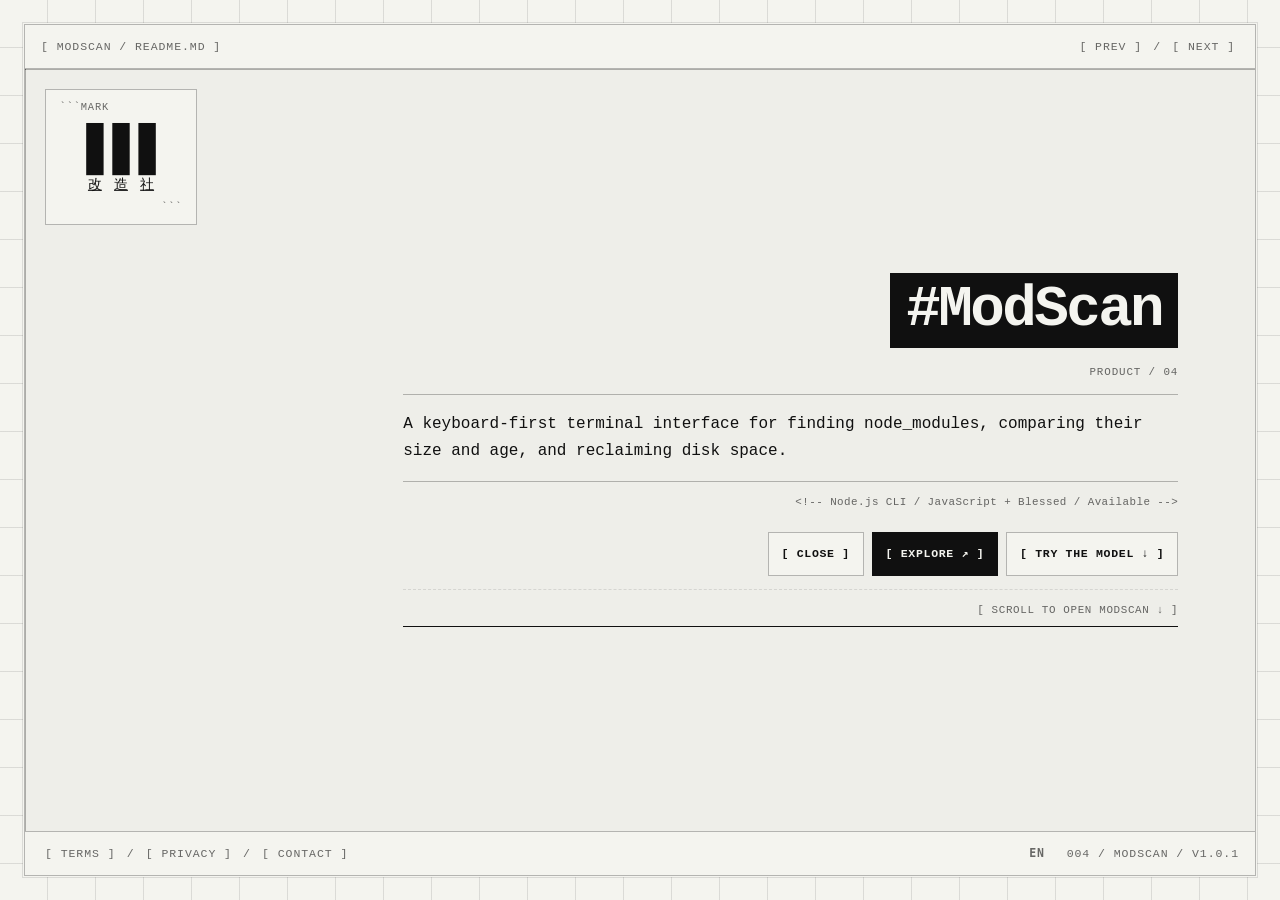
<file: index.html>
<!doctype html>
<html lang="en">
  <head>
    <meta charset="utf-8">
    <meta name="viewport" content="width=device-width, initial-scale=1">
    <meta name="color-scheme" content="light dark">
    <script>document.documentElement.classList.add("product-page-booting");</script>
    <meta name="theme-color" content="#101010" media="(prefers-color-scheme: dark)">
    <meta name="theme-color" content="#f4f4ef" media="(prefers-color-scheme: light)">
    <title>ModScan — Kaizōsha</title>
    <meta name="description" content="A keyboard-first Node.js terminal interface for finding, comparing, and removing project node_modules directories.">
    <meta name="author" content="Kaizōsha">
    <meta name="creator" content="Kaizōsha">
    <meta name="publisher" content="Kaizōsha">
    <meta name="robots" content="index, follow, max-image-preview:large">
    <meta name="application-name" content="ModScan">
    <link rel="icon" type="image/png" sizes="1024x1024" href="/icon.png?v=20260820-compact-mark">
    <link rel="icon" type="image/svg+xml" sizes="any" href="/icon.svg?v=20260820-live-text-mark">
    <link rel="apple-touch-icon" href="/icon.png?v=20260820-compact-mark">
    <link rel="manifest" href="/site.webmanifest?v=20260820-live-text-icon">
    <link rel="canonical" href="https://modscan.kaizosha.org/">
    <meta property="og:title" content="ModScan — Kaizōsha">
    <meta property="og:description" content="Find the node_modules consuming your disk. Compare size and age, then remove what you no longer need.">
    <meta property="og:type" content="website">
    <meta property="og:url" content="https://modscan.kaizosha.org/">
    <meta property="og:site_name" content="ModScan by Kaizōsha">
    <meta property="og:locale" content="en_US">
    <meta property="og:image" content="https://modscan.kaizosha.org/assets/media/social/modscan-social-card.png">
    <meta property="og:image:secure_url" content="https://modscan.kaizosha.org/assets/media/social/modscan-social-card.png">
    <meta property="og:image:type" content="image/png">
    <meta property="og:image:width" content="1200">
    <meta property="og:image:height" content="630">
    <meta property="og:image:alt" content="ModScan presented in a framed, two-tone README canvas">
    <meta name="twitter:card" content="summary_large_image">
    <meta name="twitter:title" content="ModScan — Kaizōsha">
    <meta name="twitter:description" content="Find the node_modules consuming your disk. Compare size and age, then remove what you no longer need.">
    <meta name="twitter:image" content="https://modscan.kaizosha.org/assets/media/social/modscan-social-card.png">
    <meta name="twitter:image:alt" content="ModScan presented in a framed, two-tone README canvas">
    <meta name="twitter:site" content="@KaizoshaX">
    <link rel="sitemap" type="application/xml" title="Sitemap" href="/sitemap.xml">
    <script type="application/ld+json">
      {
        "@context": "https://schema.org",
        "@type": "SoftwareApplication",
        "name": "ModScan",
        "description": "A keyboard-first Node.js terminal interface for finding, comparing, and removing project node_modules directories.",
        "url": "https://modscan.kaizosha.org/",
        "applicationCategory": "DeveloperApplication",
        "applicationSubCategory": "Command-line utility",
        "operatingSystem": "Windows, macOS, Linux",
        "softwareVersion": "1.0.1",
        "license": "https://github.com/Kaizosha/modscan/blob/main/LICENSE",
        "downloadUrl": "https://www.npmjs.com/package/modscan",
        "codeRepository": "https://github.com/Kaizosha/modscan",
        "author": {
          "@type": "Organization",
          "name": "Kaizōsha",
          "url": "https://kaizosha.org/"
        }
      }
    </script>
    <link rel="stylesheet" href="/assets/styles/brand.css?v=20260828-language-catalog-43">
    <link rel="stylesheet" href="/assets/styles/markdown.css?v=20260925-language-status-1">
    <link rel="stylesheet" href="/assets/styles/site-language.css?v=20260925-code-only-1">
    <script src="/assets/scripts/site-language.js?v=20260925-code-only-1" defer></script>
    <link rel="stylesheet" href="/assets/styles/product-continuation.css?v=20260821-seamless-handoff-v2">
    <script src="/assets/scripts/site-motion.js?v=20260818-dynamic-grid" defer></script>
    <link rel="stylesheet" href="/assets/styles/product-model.css?v=656095d6eeb8">
    <script src="/assets/scripts/product-model.js?v=3aabcb968b8a" defer></script>
  </head>
  <body data-page-family="directory" data-page="modscan">
    <a class="skip-link" href="#modscan-detail">Skip to ModScan details</a>
    <main
      class="home-main product-main"
      id="main-content"
      data-file="MODSCAN / README.md"
      data-active-product="ModScan"
      data-default-slot="bottom-right"
      data-active-slot="bottom-right"
      tabindex="-1"
      aria-labelledby="product-title"
    >
      <header class="home-toolbar">
        <span class="home-toolbar__file" aria-hidden="true">[ MODSCAN / README.md ]</span>
        <nav class="home-pagination product-return" aria-label="Product navigation">
          <a href="https://hush.kaizosha.org/" data-product-previous aria-label="Open the previous Kaizōsha product, Hush">[ PREV ]</a>
          <span aria-hidden="true">/</span>
          <a href="https://morph.kaizosha.org/" data-product-next aria-label="Open the next Kaizōsha product, Morph">[ NEXT ]</a>
        </nav>
      </header>

      <div class="home-products has-active" role="list" aria-label="Kaizōsha products">
        <article class="product-cell" data-product-slot="top-left" role="listitem" aria-hidden="true">
          <div class="product-cell__content"><h2 class="product-cell__heading"><span class="product-cell__name">Together</span></h2></div>
        </article>
        <article class="product-cell" data-product-slot="top-right" role="listitem" aria-hidden="true">
          <div class="product-cell__content"><h2 class="product-cell__heading"><span class="product-cell__name">Sekai</span></h2></div>
        </article>
        <article class="product-cell" data-product-slot="bottom-left" role="listitem" aria-hidden="true">
          <div class="product-cell__content"><h2 class="product-cell__heading"><span class="product-cell__name">Hush</span></h2></div>
        </article>

        <article class="product-cell is-active" data-product-slot="bottom-right" role="listitem">
          <div
            class="product-cell__content product-scroll"
            id="modscan-detail"
            role="region"
            aria-labelledby="product-title"
            tabindex="0"
          >
            <div class="product-lead">
              <h1 class="product-cell__heading" id="product-title">
                <span class="product-cell__name">ModScan</span>
              </h1>
              <div class="product-cell__detail" id="product-detail-modscan">
                <p class="product-cell__eyebrow" aria-hidden="true">product / 04</p>
                <p class="product-cell__description">
                  A keyboard-first terminal interface for finding node_modules, comparing their size and age, and reclaiming disk space.
                </p>
                <p class="product-cell__meta">Node.js CLI / JavaScript + Blessed / Available</p>
                <div class="product-cell__actions">
                  <a href="https://kaizosha.org/" aria-label="Close ModScan and return to the Kaizōsha product directory">[ CLOSE ]</a>
                  <a class="product-cell__explore" href="#about" aria-label="Explore ModScan details">[ EXPLORE ↗ ]</a>
                  <a href="#modscan-model" data-model-link>[ TRY THE MODEL ↓ ]</a>
                </div>
                <a class="product-cell__scroll-cue product-cue" href="#about" data-product-cue>[ SCROLL TO OPEN ModScan ↓ ]</a>
              </div>
            </div>

            <div class="product-continuation">
              <section class="product-section" id="about" aria-labelledby="about-title">
                <p class="product-section__index" aria-hidden="true">01 / ABOUT</p>
                <h2 class="product-section__title" id="about-title">See what dependencies cost</h2>
                <p>
                  ModScan finds project node_modules directories and turns their paths, sizes, ages, and status into one keyboard-driven terminal view.
                </p>
                <ol class="product-steps">
                  <li>Run ModScan from the directory you want to inspect.</li>
                  <li>Press Enter to scan the current tree, or start with --global for a broader search.</li>
                  <li>Sort and filter the results to find large or old dependency directories.</li>
                  <li>Review the exact project and path before choosing any deletion action.</li>
                </ol>
              <!-- anatomy:model:start -->
              <figure class="product-model iso" id="modscan-model" data-working-model="modscan" data-no-translate aria-labelledby="modscan-model-title">
                <div class="model-heading"><span>FIG 05</span><h3 id="modscan-model-title">ModScan terminal</h3></div>
                <div class="model-plate">
                  <div class="app-scene" data-app-kind="terminal">
                    <svg class="iso-svg app-housing" viewBox="0 0 640 400" preserveAspectRatio="none" aria-hidden="true"><title>ModScan terminal with its native header, live inventory statistics, sortable project table, status rows, and selected node_modules path.</title><g class="iso-solid"><path class="iso-fill" d="M14 367.3L14 30.8L14.1 29.1L14.5 27.5L15.2 26L16.1 24.6L17.2 23.4L18.5 22.3L20 21.5L21.6 20.9L23.2 20.5L24.9 20.4L617.8 20.4L619.5 20.5L621.2 20.9L622.8 21.5L624.2 22.3L625.5 23.4L626.7 24.6L627.6 26L628.2 27.5L628.6 29.1L628.7 30.8L628.7 371.9L628.6 373.5L628.2 375.1L627.6 376.6L626.7 378L625.5 379.2L624.2 380.3L622.8 381.2L621.2 381.8L619.5 382.2L617.8 382.3L24.9 382.3L23.2 382.2L21.6 381.8L20 381.2L18.5 380.3L17.2 379.2L16.1 378L15.2 376.6L14.5 375.1L14.1 373.5L14 371.9Z"/><path class="iso-shade" data-shade="0" d="M628.7 371.9L628.6 373.5L628.6 368.9L628.7 367.3ZM628.6 373.5L628.2 375.1L628.2 370.5L628.6 368.9ZM628.2 375.1L627.6 376.6L627.6 372L628.2 370.5ZM627.6 376.6L626.7 378L626.7 373.4L627.6 372ZM626.7 378L625.5 379.2L625.5 374.6L626.7 373.4ZM625.5 379.2L624.2 380.3L624.2 375.7L625.5 374.6ZM624.2 380.3L622.8 381.2L622.8 376.5L624.2 375.7Z"/><path class="iso-shade" data-shade="1" d="M622.8 381.2L621.2 381.8L621.2 377.1L622.8 376.5ZM621.2 381.8L619.5 382.2L619.5 377.5L621.2 377.1ZM619.5 382.2L617.8 382.3L617.8 377.6L619.5 377.5Z"/><path class="iso-shade" data-shade="2" d="M617.8 382.3L24.9 382.3L24.9 377.6L617.8 377.6ZM24.9 382.3L23.2 382.2L23.2 377.5L24.9 377.6ZM23.2 382.2L21.6 381.8L21.6 377.1L23.2 377.5ZM21.6 381.8L20 381.2L20 376.5L21.6 377.1Z"/><path class="iso-shade" data-shade="3" d="M20 381.2L18.5 380.3L18.5 375.7L20 376.5ZM18.5 380.3L17.2 379.2L17.2 374.6L18.5 375.7ZM17.2 379.2L16.1 378L16.1 373.4L17.2 374.6ZM16.1 378L15.2 376.6L15.2 372L16.1 373.4ZM15.2 376.6L14.5 375.1L14.5 370.5L15.2 372ZM14.5 375.1L14.1 373.5L14.1 368.9L14.5 370.5ZM14.1 373.5L14 371.9L14 367.3L14.1 368.9Z"/><path class="iso-top" d="M617.8 20.4L619.5 20.5L621.2 20.9L622.8 21.5L624.2 22.3L625.5 23.4L626.7 24.6L627.6 26L628.2 27.5L628.6 29.1L628.7 30.8L628.7 367.3L628.6 368.9L628.2 370.5L627.6 372L626.7 373.4L625.5 374.6L624.2 375.7L622.8 376.5L621.2 377.1L619.5 377.5L617.8 377.6L24.9 377.6L23.2 377.5L21.6 377.1L20 376.5L18.5 375.7L17.2 374.6L16.1 373.4L15.2 372L14.5 370.5L14.1 368.9L14 367.3L14 30.8L14.1 29.1L14.5 27.5L15.2 26L16.1 24.6L17.2 23.4L18.5 22.3L20 21.5L21.6 20.9L23.2 20.5L24.9 20.4Z"/><path class="iso-line iso-crease" data-tone="lo" d="M628.7 367.3L628.6 368.9L628.2 370.5L627.6 372L626.7 373.4L625.5 374.6L624.2 375.7L622.8 376.5L621.2 377.1L619.5 377.5L617.8 377.6L24.9 377.6L23.2 377.5L21.6 377.1L20 376.5L18.5 375.7L17.2 374.6L16.1 373.4L15.2 372L14.5 370.5L14.1 368.9L14 367.3"/><path class="iso-line iso-bevel" data-tone="lo" d="M628.7 367.3L627.3 368.7L626.9 370.1L626.3 371.4L625.6 372.6L624.6 373.7L623.4 374.6L622.2 375.4L620.8 375.9L619.3 376.2L617.8 376.3L25 376.3L23.4 376.2L22 375.9L20.6 375.4L19.3 374.6L18.2 373.7L17.2 372.6L16.4 371.4L15.8 370.1L15.5 368.7L14 367.3"/><path class="iso-line iso-edge" data-tone="hi" d="M14 367.3L14 30.8L14.1 29.1L14.5 27.5L15.2 26L16.1 24.6L17.2 23.4L18.5 22.3L20 21.5L21.6 20.9L23.2 20.5L24.9 20.4L617.8 20.4L619.5 20.5L621.2 20.9L622.8 21.5L624.2 22.3L625.5 23.4L626.7 24.6L627.6 26L628.2 27.5L628.6 29.1L628.7 30.8L628.7 367.3M628.7 371.9L628.6 373.5L628.2 375.1L627.6 376.6L626.7 378L625.5 379.2L624.2 380.3L622.8 381.2L621.2 381.8L619.5 382.2L617.8 382.3L24.9 382.3L23.2 382.2L21.6 381.8L20 381.2L18.5 380.3L17.2 379.2L16.1 378L15.2 376.6L14.5 375.1L14.1 373.5L14 371.9M628.7 367.3L628.7 371.9M14 367.3L14 371.9"/></g><path class="iso-line" data-tone="faint" d="M617.8 30.1L617.9 30.1L618 30.1L618.1 30.2L618.2 30.2L618.3 30.3L618.4 30.4L618.4 30.5L618.5 30.5L618.5 30.6L618.5 30.8L618.5 367.3L618.5 367.4L618.5 367.5L618.4 367.5L618.4 367.6L618.3 367.7L618.2 367.8L618.1 367.8L618 367.9L617.9 367.9L617.8 367.9L24.9 367.9L24.8 367.9L24.7 367.9L24.6 367.8L24.5 367.8L24.4 367.7L24.4 367.6L24.3 367.5L24.3 367.5L24.3 367.4L24.2 367.3L24.2 30.8L24.3 30.6L24.3 30.5L24.3 30.5L24.4 30.4L24.4 30.3L24.5 30.2L24.6 30.2L24.7 30.1L24.8 30.1L24.9 30.1Z"/></svg>
                    <div class="app-screen" data-app-surface="modscan"><section class="modscan-app" aria-label="ModScan sample terminal" data-app-name="ModScan">
    <header class="app-windowbar terminal-windowbar" data-app-region="window"><span class="terminal-command">$ modscan</span><span class="app-demo-label">SAMPLE</span></header>
    <div class="terminal-workspace">
      <div class="terminal-heading" data-app-region="header"><strong>MODSCAN</strong><p>Sort <span data-model-text="sort">size ↓</span><span aria-hidden="true"> | </span>Filter <span data-model-text="filter">all</span></p></div>
      <dl class="terminal-stats" data-app-region="statistics"><div><dt>NODE_MODULES</dt><dd data-model-text="activeCount">4</dd></div><div><dt>Size</dt><dd data-model-text="activeSize">660 MB</dd></div><div><dt>Freed</dt><dd data-model-text="freedSize">0 MB</dd></div></dl>
      <p class="terminal-scan-status" data-model-text="scanStatus">Showing 4 of 4 modules (all filter)</p>
      <div class="terminal-table-wrap" data-app-region="inventory"><table class="terminal-table" aria-label="Sample node_modules inventory"><thead><tr><th scope="col">STATUS</th><th scope="col">PROJECT</th><th scope="col" class="terminal-path">PATH</th><th scope="col" class="terminal-size">SIZE</th><th scope="col" class="terminal-modified">MODIFIED</th></tr></thead><tbody><tr data-project-row="2" data-selected="true" aria-selected="true"><td class="terminal-status" data-project-status>Available</td><th scope="row">studio</th><td class="terminal-path">/sample/projects/studio/node_modules</td><td class="terminal-size">320 MB</td><td class="terminal-modified">90 days ago</td></tr><tr data-project-row="1" data-selected="false" aria-selected="false"><td class="terminal-status" data-project-status>Available</td><th scope="row">atlas</th><td class="terminal-path">/sample/projects/atlas/node_modules</td><td class="terminal-size">180 MB</td><td class="terminal-modified">45 days ago</td></tr><tr data-project-row="3" data-selected="false" aria-selected="false"><td class="terminal-status" data-project-status>Available</td><th scope="row">sandbox</th><td class="terminal-path">/sample/projects/sandbox/node_modules</td><td class="terminal-size">96 MB</td><td class="terminal-modified">7 days ago</td></tr><tr data-project-row="0" data-selected="false" aria-selected="false"><td class="terminal-status" data-project-status>Available</td><th scope="row">journal</th><td class="terminal-path">/sample/projects/journal/node_modules</td><td class="terminal-size">64 MB</td><td class="terminal-modified">12 days ago</td></tr></tbody></table><p class="terminal-empty" data-model-region="emptyState" hidden>No matching sample modules.</p></div>
      <section class="terminal-selection" aria-label="Selected project" data-app-region="selection"><div><span>SELECTED</span><strong data-model-text="selectedProject">studio</strong><span data-model-text="selectedStatus">Available</span></div><p data-model-text="selectedPath">/sample/projects/studio/node_modules</p><p><span data-model-text="selectedSize">320 MB</span><span aria-hidden="true"> · </span><span data-model-text="selectedModified">90 days ago</span></p></section>
      <footer class="terminal-footer" data-app-region="sample-note"><span>SAMPLE INVENTORY</span><span>Removal changes this preview only.</span></footer>
    </div>
  </section></div>
                  </div>
                  <div class="model-footer"><span class="model-hint">Sample dependency scan · no filesystem access</span><output data-model-readout aria-live="off">4 sample projects active · 660 MB active · 0 MB freed. studio · 320 MB · Available.</output></div>
                </div>
                <div class="model-controls" data-model-controls role="group" aria-label="Try the modscan model" hidden><div class="model-control-row model-inventory-controls"><label>Sort<select data-model-action="sort"><option value="size">Size · largest first</option><option value="date">Modified · oldest first</option><option value="name">Project · A–Z</option><option value="path">Path · A–Z</option></select></label><label>Filter<select data-model-action="filter"><option value="all">All</option><option value="active">Active</option><option value="deleted">Deleted</option><option value="large">Large · over 100 MB</option><option value="old">Old · over 30 days</option></select></label><label>Project<select data-model-action="select"><option value="" hidden disabled>No matching samples</option><option value="2" selected>studio · 320 MB</option><option value="1">atlas · 180 MB</option><option value="3">sandbox · 96 MB</option><option value="0">journal · 64 MB</option></select></label></div><div class="model-control-row"><button type="button" data-model-action="remove">Remove selected sample</button><button type="button" data-model-action="reset" class="model-reset">Reset</button></div></div>
                <p class="model-status" data-model-status aria-live="polite" aria-atomic="true"></p>
                <figcaption>The terminal lists four sample node_modules folders with their size and last modification. Sort, filter, and inspect the rows. Simulated removals retain a Deleted status and update the active and freed totals.</figcaption>
              </figure>
              <!-- anatomy:model:end -->
              </section>

              <section class="product-section" id="capabilities" aria-labelledby="capabilities-title">
                <p class="product-section__index" aria-hidden="true">02 / CAPABILITIES</p>
                <h2 class="product-section__title" id="capabilities-title">A clear terminal inventory</h2>
                <dl class="product-data">
                  <div>
                    <dt>Local scan</dt>
                    <dd>Search the current working directory and its visible subdirectories for project node_modules folders.</dd>
                  </div>
                  <div>
                    <dt>Broader scan</dt>
                    <dd>Use --global to search the home folder, common development locations, and available Windows drives. Inaccessible, hidden, cache, and selected system paths are skipped.</dd>
                  </div>
                  <div>
                    <dt>Sort</dt>
                    <dd>Order results by size, modification date, project name, or filesystem path.</dd>
                  </div>
                  <div>
                    <dt>Filter</dt>
                    <dd>Show all, active, deleted, large, or old entries. Large means over 100 MB; old means more than 30 days.</dd>
                  </div>
                  <div>
                    <dt>Track</dt>
                    <dd>See the active directory count, combined size, and space removed during the current session.</dd>
                  </div>
                </dl>
              </section>

              <section class="product-section" id="install" aria-labelledby="install-title">
                <p class="product-section__index" aria-hidden="true">03 / INSTALL</p>
                <h2 class="product-section__title" id="install-title">Run with npm</h2>
                <p>Try ModScan without a global installation:</p>
                <pre class="product-terminal" aria-label="Run ModScan with npx"><code><span aria-hidden="true">$ </span>npx modscan</code></pre>
                <p>Or install the command globally:</p>
                <pre class="product-terminal" aria-label="Install and run ModScan globally"><code><span aria-hidden="true">$ </span>npm install -g modscan
<span aria-hidden="true">$ </span>modscan</code></pre>
                <p>Requires Node.js 10 or later and a terminal with Unicode support.</p>
                <div class="product-link-grid" aria-label="ModScan resources">
                  <a href="https://www.npmjs.com/package/modscan" target="_blank" rel="noopener noreferrer">[ NPM PACKAGE ↗ ]</a>
                  <a href="https://github.com/Kaizosha/modscan" target="_blank" rel="noopener noreferrer">[ SOURCE ↗ ]</a>
                </div>
              </section>

              <section class="product-section" id="deletion" aria-labelledby="deletion-title">
                <p class="product-section__index" aria-hidden="true">04 / DELETION</p>
                <h2 class="product-section__title" id="deletion-title">Deletion is immediate</h2>
                <div class="product-warning" role="note" aria-label="Permanent deletion warning">
                  <p class="product-warning__label">[ PERMANENT ACTION ]</p>
                  <p class="product-warning__statement">
                    Capital D or lower-case dd recursively deletes the selected node_modules directory immediately.
                  </p>
                  <p>
                    The current v1.0.1 release asks for no confirmation and does not move the directory to Trash. There is no built-in rollback. Verify the selected path before using either shortcut.
                  </p>
                </div>
              </section>

              <section class="product-section" id="privacy" aria-labelledby="privacy-title">
                <p class="product-section__index" aria-hidden="true">05 / PRIVACY</p>
                <h2 class="product-section__title" id="privacy-title">Local runtime, no telemetry</h2>
                <p>
                  The current ModScan runtime has no account, analytics, advertising, tracking, cloud service, or network-request code. It reads local directory metadata and a parent project's package.json name to build the terminal view.
                </p>
                <p>
                  Scan state is kept in memory. ModScan does not create a scan database or upload scan results to Kaizōsha.
                </p>
                <p class="product-section__action">
                  <a href="/privacy">[ READ THE MODSCAN PRIVACY NOTICE → ]</a>
                </p>
              </section>

              <section class="product-section" id="source" aria-labelledby="source-title">
                <p class="product-section__index" aria-hidden="true">06 / OPEN SOURCE</p>
                <h2 class="product-section__title" id="source-title">Inspect every line</h2>
                <p>
                  ModScan 1.0.1 is publicly available under the MIT License. Read the source, review the deletion path, report an issue, or adapt the tool to your own workflow.
                </p>
                <div class="product-link-grid" aria-label="Open-source links">
                  <a href="https://github.com/Kaizosha/modscan" target="_blank" rel="noopener noreferrer">[ GITHUB ↗ ]</a>
                  <a href="https://github.com/Kaizosha/modscan/blob/main/LICENSE" target="_blank" rel="noopener noreferrer">[ MIT LICENSE ↗ ]</a>
                </div>
              </section>

              <p class="product-eof" aria-label="End of ModScan product details">007 / MODSCAN / EOF</p>
            </div>
          </div>
        </article>
      </div>

      <script>
        (() => {
          const root = document.documentElement;

          try {
            const allowedSlots = new Set([
              "top-left",
              "top-right",
              "bottom-left",
              "bottom-right",
            ]);
            const main = document.querySelector(".home-main[data-default-slot]");
            const currentUrl = new URL(window.location.href);
            const requestedSlot = currentUrl.searchParams.get("slot");
            const requestedScroll = Number.parseFloat(
              currentUrl.searchParams.get("scroll") ?? "",
            );
            const defaultSlot = main?.dataset.defaultSlot;

            if (
              main &&
              allowedSlots.has(requestedSlot) &&
              allowedSlots.has(defaultSlot)
            ) {
              const activeCell = main.querySelector(".product-cell.is-active");
              const previousSlot = activeCell?.dataset.productSlot;
              const destinationCell = main.querySelector(
                `.product-cell[data-product-slot="${requestedSlot}"]`,
              );

              if (
                activeCell &&
                destinationCell &&
                previousSlot !== requestedSlot
              ) {
                destinationCell.dataset.productSlot = previousSlot;
                activeCell.dataset.productSlot = requestedSlot;
              }

              main.dataset.activeSlot = requestedSlot;
            }

            const scrollRegion = main?.querySelector(".product-scroll, .together-scroll");

            if (
              scrollRegion &&
              Number.isFinite(requestedScroll) &&
              requestedScroll > 0
            ) {
              scrollRegion.scrollTo({ top: requestedScroll, behavior: "instant" });
            }

            const cue = main?.querySelector("[data-product-cue]");
            const productName = main?.dataset.activeProduct ?? "product";

            if (cue) {
              cue.textContent = window.matchMedia(
                "(hover: hover) and (pointer: fine)",
              ).matches
                ? `[ SCROLL TO OPEN ${productName} ↓ ]`
                : `[ SWIPE UP TO OPEN ${productName} ↑ ]`;
            }
          } finally {
            root.classList.remove("product-page-booting");
          }
        })();
      </script>
      <script src="/assets/scripts/product-continuation.js?v=20260821-seamless-handoff-v4"></script>

      <a class="home-logo is-ready" href="https://kaizosha.org/" aria-label="Return to Kaizōsha">
        <span class="brand-lockup" aria-hidden="true">
          <span class="brand-lockup__mark">
            <span class="brand-lockup__unit"><span class="brand-lockup__bar"></span><span class="brand-lockup__glyph" lang="ja">改</span></span>
            <span class="brand-lockup__unit"><span class="brand-lockup__bar"></span><span class="brand-lockup__glyph" lang="ja">造</span></span>
            <span class="brand-lockup__unit"><span class="brand-lockup__bar"></span><span class="brand-lockup__glyph" lang="ja">社</span></span>
          </span>
        </span>
      </a>

      <footer class="home-statusbar">
        <nav class="home-legal" aria-label="Company pages">
          <a href="https://kaizosha.org/terms" aria-label="Terms">
            <span class="home-legal__full">[ TERMS ]</span>
            <span class="home-legal__compact" aria-hidden="true">[ T ]</span>
          </a>
          <span aria-hidden="true">/</span>
          <a href="/privacy" aria-label="ModScan privacy">
            <span class="home-legal__full">[ PRIVACY ]</span>
            <span class="home-legal__compact" aria-hidden="true">[ P ]</span>
          </a>
          <span aria-hidden="true">/</span>
          <a href="https://kaizosha.org/contact" aria-label="Contact Kaizōsha">
            <span class="home-legal__full">[ CONTACT ]</span>
            <span class="home-legal__compact" aria-hidden="true">[ C ]</span>
          </a>
        </nav>
        <span class="home-statusbar__end">
          <span data-language-slot></span>
          <span class="home-statusbar__product" aria-hidden="true">004 / MODSCAN / v1.0.1</span>
        </span>
      </footer>
    </main>
  </body>
</html>
</file>
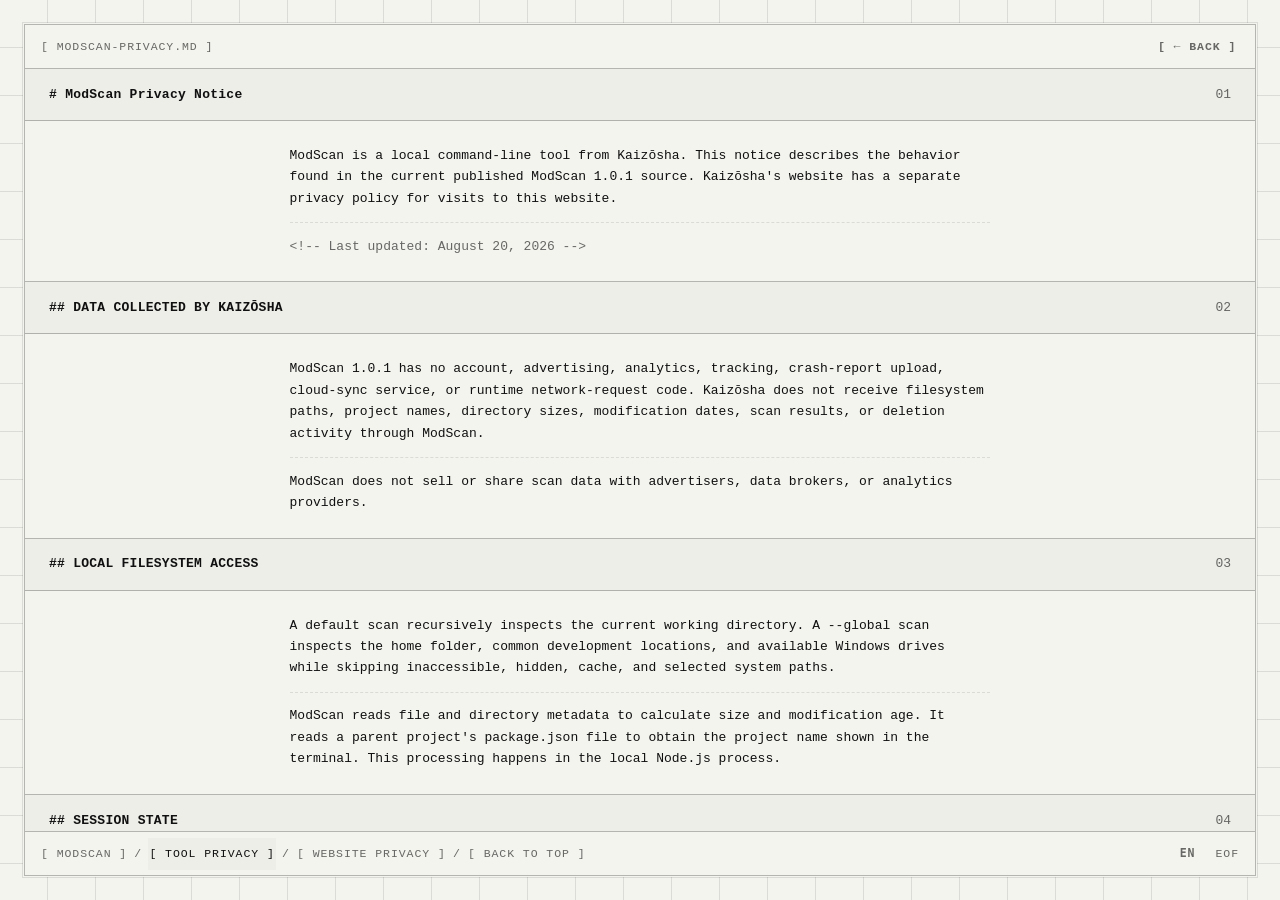
<file: privacy.html>
<!doctype html>
<html lang="en">
  <head>
    <meta charset="utf-8">
    <meta name="viewport" content="width=device-width, initial-scale=1">
    <meta name="color-scheme" content="light dark">
    <meta name="theme-color" content="#101010" media="(prefers-color-scheme: dark)">
    <meta name="theme-color" content="#f4f4ef" media="(prefers-color-scheme: light)">
    <title>Privacy Notice — ModScan</title>
    <meta name="description" content="How the local ModScan command-line tool reads filesystem metadata, keeps scan state, and handles deletion.">
    <meta name="author" content="Kaizōsha">
    <meta name="publisher" content="Kaizōsha">
    <meta name="robots" content="index, follow, max-image-preview:large">
    <meta name="application-name" content="ModScan">
    <link rel="icon" type="image/png" sizes="1024x1024" href="/icon.png?v=20260820-compact-mark">
    <link rel="icon" type="image/svg+xml" sizes="any" href="/icon.svg?v=20260820-live-text-mark">
    <link rel="apple-touch-icon" href="/icon.png?v=20260820-compact-mark">
    <link rel="manifest" href="/site.webmanifest?v=20260820-live-text-icon">
    <link rel="canonical" href="https://modscan.kaizosha.org/privacy">
    <meta property="og:title" content="Privacy Notice — ModScan">
    <meta property="og:description" content="How the local ModScan command-line tool reads filesystem metadata, keeps scan state, and handles deletion.">
    <meta property="og:type" content="article">
    <meta property="og:url" content="https://modscan.kaizosha.org/privacy">
    <meta property="og:site_name" content="ModScan by Kaizōsha">
    <meta property="og:locale" content="en_US">
    <meta name="twitter:card" content="summary">
    <meta name="twitter:title" content="Privacy Notice — ModScan">
    <meta name="twitter:description" content="How the local ModScan command-line tool reads filesystem metadata, keeps scan state, and handles deletion.">
    <meta name="twitter:site" content="@KaizoshaX">
    <link rel="sitemap" type="application/xml" title="Sitemap" href="/sitemap.xml">
    <script type="application/ld+json">
      {
        "@context": "https://schema.org",
        "@type": "WebPage",
        "url": "https://modscan.kaizosha.org/privacy",
        "name": "Privacy Notice — ModScan",
        "description": "How the local ModScan command-line tool reads filesystem metadata, keeps scan state, and handles deletion.",
        "dateModified": "2026-08-20",
        "inLanguage": "en",
        "isPartOf": {
          "@type": "WebSite",
          "url": "https://modscan.kaizosha.org/",
          "name": "ModScan"
        },
        "publisher": {
          "@type": "Organization",
          "name": "Kaizōsha",
          "url": "https://kaizosha.org/"
        }
      }
    </script>
    <link rel="stylesheet" href="/assets/styles/markdown.css?v=20260925-language-status-1">
    <link rel="stylesheet" href="/assets/styles/site-language.css?v=20260925-code-only-1">
    <script src="/assets/scripts/site-language.js?v=20260925-code-only-1" defer></script>
    <link rel="stylesheet" href="/assets/styles/product-continuation.css?v=20260820-modscan">
    <script src="/assets/scripts/site-motion.js?v=20260818-dynamic-grid" defer></script>
    <link rel="stylesheet" href="/assets/styles/document-frame.css?v=3e4959a0bffb">
  </head>
  <body data-page-family="document" data-page="privacy" data-document-frame>
    <a class="skip-link" href="#main-content">Skip to content</a>
    <main class="main document-frame" data-file="modscan-privacy.md">
      <header class="home-toolbar document-toolbar">
        <span class="home-toolbar__file">[ modscan-privacy.md ]</span>
        <a class="document-back" href="/" aria-label="Back to ModScan">← Back</a>
      </header>
      <div class="document-scroll" id="main-content" role="region" aria-label="Document content" tabindex="0">
        <div id="top" tabindex="-1"></div>

      <section class="section" id="notice">
        <header class="section-head">
          <h1 class="section-title">ModScan Privacy Notice</h1>
        </header>
        <div class="body-lines">
          <p>ModScan is a local command-line tool from Kaizōsha. This notice describes the behavior found in the current published ModScan 1.0.1 source. Kaizōsha's website has a separate privacy policy for visits to this website.</p>
          <p class="document-meta">Last updated: August 20, 2026</p>
        </div>
      </section>

      <section class="section" id="collection">
        <header class="section-head"><h2 class="section-title">DATA COLLECTED BY KAIZŌSHA</h2></header>
        <div class="body-lines">
          <p>ModScan 1.0.1 has no account, advertising, analytics, tracking, crash-report upload, cloud-sync service, or runtime network-request code. Kaizōsha does not receive filesystem paths, project names, directory sizes, modification dates, scan results, or deletion activity through ModScan.</p>
          <p>ModScan does not sell or share scan data with advertisers, data brokers, or analytics providers.</p>
        </div>
      </section>

      <section class="section" id="local-processing">
        <header class="section-head"><h2 class="section-title">LOCAL FILESYSTEM ACCESS</h2></header>
        <div class="body-lines">
          <p>A default scan recursively inspects the current working directory. A --global scan inspects the home folder, common development locations, and available Windows drives while skipping inaccessible, hidden, cache, and selected system paths.</p>
          <p>ModScan reads file and directory metadata to calculate size and modification age. It reads a parent project's package.json file to obtain the project name shown in the terminal. This processing happens in the local Node.js process.</p>
        </div>
      </section>

      <section class="section" id="state">
        <header class="section-head"><h2 class="section-title">SESSION STATE</h2></header>
        <div class="body-lines">
          <p>Scan results, filter state, sort state, and the running total of freed space are held in memory for the current terminal session. The current release does not create a scan database or upload scan results.</p>
          <p>Closing ModScan ends that in-memory session. ModScan does not provide an account or cross-device synchronization.</p>
        </div>
      </section>

      <section class="section" id="deletion">
        <header class="section-head"><h2 class="section-title">PERMANENT DELETION</h2></header>
        <div class="body-lines">
          <div class="document-warning" role="note" aria-label="Permanent deletion warning">
            <strong>Capital D or lower-case dd immediately and recursively deletes the selected node_modules directory.</strong>
            The current v1.0.1 release asks for no confirmation and does not move the directory to Trash. ModScan has no built-in rollback. Verify the selected project and path before using either shortcut.
          </div>
          <p>The deleted directory's former size is added to the in-memory freed-space total. ModScan does not send the selected path or deletion result to Kaizōsha.</p>
        </div>
      </section>

      <section class="section" id="network">
        <header class="section-head"><h2 class="section-title">INSTALLATION AND NETWORK ACTIVITY</h2></header>
        <div class="body-lines">
          <p>The ModScan runtime itself does not make network requests. Installing or launching ModScan through npm or npx requires npm to retrieve the package and is governed by npm's own terms, configuration, and privacy practices.</p>
          <p>Links opened from this product website are handled by the destination website and browser, not by the ModScan command-line runtime.</p>
        </div>
      </section>

      <section class="section" id="website">
        <header class="section-head"><h2 class="section-title">PRODUCT WEBSITE</h2></header>
        <div class="body-lines">
          <p>This notice covers the ModScan command-line tool, not visits to modscan.kaizosha.org or kaizosha.org. Website visits are governed by the <a href="https://kaizosha.org/privacy">Kaizōsha website privacy policy</a>.</p>
        </div>
      </section>

      <section class="section" id="changes">
        <header class="section-head"><h2 class="section-title">CHANGES AND CONTACT</h2></header>
        <div class="body-lines">
          <p>If ModScan's data practices change, this notice will be updated to describe the changed release.</p>
          <p>Questions about ModScan privacy can be sent through the Kaizōsha contact page: <a href="https://kaizosha.org/contact">https://kaizosha.org/contact</a>.</p>
        </div>
      </section>
      </div>
      <footer class="home-statusbar document-statusbar">
        <nav class="home-legal" aria-label="Related pages">
          <a href="/" aria-label="ModScan"><span class="home-legal__full">ModScan</span><span class="home-legal__compact" aria-hidden="true">HOME</span></a>
          <span aria-hidden="true">/</span>
          <a href="/privacy" aria-current="page" aria-label="Tool Privacy"><span class="home-legal__full">Tool Privacy</span><span class="home-legal__compact" aria-hidden="true">TOOL</span></a>
          <span aria-hidden="true">/</span>
          <a href="https://kaizosha.org/privacy" aria-label="Website Privacy"><span class="home-legal__full">Website Privacy</span><span class="home-legal__compact" aria-hidden="true">WEB</span></a>
          <span aria-hidden="true">/</span>
          <a href="#top" aria-label="Back to top"><span class="home-legal__full">Back to top</span><span class="home-legal__compact" aria-hidden="true">↑</span></a>
        </nav>
        <div class="document-statusbar__end"><span data-language-slot></span><span aria-hidden="true">EOF</span></div>
      </footer>
    </main>
  </body>
</html>
</file>
<file: assets/styles/brand.css>
.brand-lockup {
  display: inline-flex;
  color: currentColor;
  text-decoration: none;
}

.brand-lockup__mark {
  display: flex;
  align-items: flex-start;
  gap: 15px;
  color: currentColor;
}

.brand-lockup__unit {
  display: flex;
  width: 30px;
  flex-direction: column;
  align-items: center;
}

.brand-lockup__bar {
  width: 30px;
  height: 90px;
  background: currentColor;
}

.brand-lockup__glyph {
  margin-top: 5px;
  min-height: 24px;
  color: currentColor;
  font-size: 24px;
  font-weight: 600;
  line-height: 1;
  text-align: center;
  unicode-bidi: isolate;
  white-space: nowrap;
}

.brand-lockup__glyph[data-brand-token-width="wide"] {
  font-size: 17px;
  letter-spacing: -0.04em;
}

.brand-lockup__glyph[data-brand-token-width="extra-wide"] {
  font-size: 14px;
  letter-spacing: -0.06em;
}

.brand-lockup__glyph[data-brand-token-width="ultra-wide"] {
  font-size: 10px;
  letter-spacing: -0.08em;
}

@media (max-width: 640px) {
  .brand-lockup__mark {
    gap: 10px;
  }

  .brand-lockup__bar {
    width: 20px;
    height: 60px;
  }

  .brand-lockup__unit {
    width: 20px;
  }

  .brand-lockup__glyph {
    margin-top: 4px;
    min-height: 16px;
    font-size: 16px;
  }

  .brand-lockup__glyph[data-brand-token-width="wide"] {
    font-size: 11px;
  }

  .brand-lockup__glyph[data-brand-token-width="extra-wide"] {
    font-size: 9px;
  }

  .brand-lockup__glyph[data-brand-token-width="ultra-wide"] {
    font-size: 6.5px;
  }
}
</file>
<file: assets/styles/markdown.css>
@property --grid-auto-x {
  syntax: "<length>";
  inherits: true;
  initial-value: 0px;
}

@property --grid-auto-y {
  syntax: "<length>";
  inherits: true;
  initial-value: 0px;
}

:root {
  color-scheme: light dark;
  --surface-rgb: 16, 16, 16;
  --ink-rgb: 244, 244, 239;
  --surface: rgb(var(--surface-rgb));
  --ink: rgb(var(--ink-rgb));
  --ink-muted: rgba(var(--ink-rgb), 0.62);
  --line: rgba(var(--ink-rgb), 0.28);
  --line-soft: rgba(var(--ink-rgb), 0.11);
  --panel: rgba(var(--ink-rgb), 0.025);
  --grid-auto-x: 0px;
  --grid-auto-y: 0px;
  --grid-shift-x: 0px;
  --grid-shift-y: 0px;
  --measure: 96ch;
  --shell: 76rem;
  --edge: clamp(0.75rem, 2vw, 1.5rem);
  --directory-edge: var(--edge);
  --pad: clamp(1rem, 2.5vw, 1.5rem);
  --speed: 180ms;
  --home-bar-height: 2.75rem;
  --product-motion: 560ms cubic-bezier(0.16, 1, 0.3, 1);
  --document-file-bar-height: 2.75rem;
  --document-file-bar-offset: 0px;
  --document-nav-height: 3rem;
  --section-bar-height: 3.25rem;
  --document-sticky-top: 0px;
  font-synthesis: none;
}

@media (prefers-color-scheme: light) {
  :root {
    --surface-rgb: 244, 244, 239;
    --ink-rgb: 16, 16, 16;
  }
}

* {
  box-sizing: border-box;
}

html {
  background: var(--surface);
  scroll-behavior: smooth;
  scrollbar-color: var(--line) var(--surface);
  -webkit-text-size-adjust: 100%;
  text-size-adjust: 100%;
}

body {
  min-height: 100vh;
  margin: 0;
  overflow-x: hidden;
  background-color: var(--surface);
  background-image:
    linear-gradient(var(--line-soft) 1px, transparent 1px),
    linear-gradient(90deg, var(--line-soft) 1px, transparent 1px);
  background-position:
    calc(-1px + var(--grid-auto-x) + var(--grid-shift-x))
    calc(-1px + var(--grid-auto-y) + var(--grid-shift-y));
  background-size: 48px 48px;
  animation: grid-drift 18s cubic-bezier(0.45, 0, 0.55, 1) infinite;
  color: var(--ink);
  font-family: ui-monospace, SFMono-Regular, Menlo, Monaco, Consolas,
    "Liberation Mono", "Courier New", monospace;
  font-size: 13px;
  font-weight: 400;
  line-height: 1.65;
  -webkit-font-smoothing: antialiased;
  text-rendering: optimizeLegibility;
}

a {
  color: inherit;
}

::selection {
  background: var(--ink);
  color: var(--surface);
}

.u-screen-reader {
  position: absolute;
  width: 1px;
  height: 1px;
  padding: 0;
  margin: -1px;
  overflow: hidden;
  clip: rect(0 0 0 0);
  clip-path: inset(50%);
  white-space: nowrap;
  border: 0;
}

.skip-link {
  position: fixed;
  z-index: 20;
  top: 0.75rem;
  left: 0.75rem;
  padding: 0.55rem 0.75rem;
  border: 1px solid var(--surface);
  outline: 1px solid var(--ink);
  background: var(--ink);
  color: var(--surface);
  text-decoration: none;
  transform: translateY(-220%);
  transition: transform var(--speed) ease;
}

.skip-link:focus {
  transform: translateY(0);
}

:where(a, button):focus-visible {
  outline: 2px solid currentColor;
  outline-offset: 0.25rem;
}

/* Homepage: a centered mark over four expandable product cells. */
body[data-page-family="directory"] {
  display: grid;
  min-height: 100vh;
  min-height: 100svh;
  padding: var(--directory-edge);
  place-items: center;
  overflow: hidden;
}

.product-page-booting body[data-page-family="directory"] {
  visibility: hidden;
}

.home-main {
  --home-frame-width: min(94vw, 70rem);
  --home-frame-height: min(76svh, 42rem);
  position: relative;
  display: grid;
  width: var(--handoff-frame-width, var(--home-frame-width));
  height: var(--handoff-frame-height, var(--home-frame-height));
  min-height: min(24rem, calc(100vh - 3rem));
  min-height: min(24rem, calc(100svh - 3rem));
  border: 1px solid var(--line);
  background-color: var(--surface);
  box-shadow:
    0 0 0 1px var(--surface),
    0 0 0 2px var(--line-soft);
  isolation: isolate;
  place-items: center;
  animation: frame-in 420ms cubic-bezier(0.22, 1, 0.36, 1) both;
}

.home-main.is-handoff-preview {
  will-change: width, height;
}

.home-main.is-handoff-preview.is-wheel-handoff {
  transition:
    width 90ms linear,
    height 90ms linear;
}

.home-main.is-handoff-resetting {
  transition:
    width 180ms cubic-bezier(0.22, 1, 0.36, 1),
    height 180ms cubic-bezier(0.22, 1, 0.36, 1);
}

.home-main.is-navigating-product {
  pointer-events: none;
  animation: none;
}

.home-intro {
  position: absolute;
  z-index: 4;
  top: 50%;
  left: 50%;
  width: min(calc(100% - 3rem), 38rem);
  max-width: none;
  max-height: calc(100% - 7rem);
  padding: 0;
  margin: 0;
  overflow: auto;
  border: 1px solid var(--line);
  background: var(--surface);
  box-shadow:
    0 0 0 1px var(--surface),
    0 0 0 2px var(--line-soft),
    0 1.5rem 3rem rgba(var(--surface-rgb), 0.28);
  color: var(--ink);
  transform: translate(-50%, -50%);
  animation: intro-in 420ms 100ms cubic-bezier(0.22, 1, 0.36, 1) both;
}

.home-intro::backdrop {
  background: transparent;
}

.home-intro:not([open]) {
  display: none;
}

.home-intro.is-closing {
  pointer-events: none;
  animation: intro-out var(--speed) ease both;
}

.home-intro__file {
  display: flex;
  min-height: 2.75rem;
  align-items: center;
  padding: 0 1rem;
  background: var(--ink);
  color: var(--surface);
  font-size: 0.72rem;
  font-weight: 700;
  letter-spacing: 0.08em;
  text-transform: uppercase;
}

.home-intro__body {
  padding: clamp(1.25rem, 3vw, 2rem);
}

.home-intro__brand {
  margin: 0 0 1rem;
  color: var(--ink-muted);
  font-size: 0.72rem;
  letter-spacing: 0.06em;
  text-transform: uppercase;
}

.home-intro h2 {
  margin: 0;
  font: inherit;
  font-size: clamp(1rem, 2vw, 1.3rem);
  font-weight: 700;
  letter-spacing: 0.02em;
}

.home-intro h2::before {
  content: "# ";
}

.home-intro [data-home-intro-title]:focus {
  outline: none;
}

.home-intro__description {
  max-width: 62ch;
  margin-top: 1.25rem;
}

.home-intro__lead {
  margin: 0;
  font-size: clamp(0.9rem, 1.5vw, 1.05rem);
  line-height: 1.6;
}

.home-intro__focus {
  margin: 1rem 0 0;
  padding-top: 1rem;
  border-top: 1px dashed var(--line-soft);
  color: var(--ink-muted);
}

.home-intro__meta {
  display: grid;
  align-items: center;
  padding-top: 1rem;
  margin-top: 1.25rem;
  border-top: 1px solid var(--line);
  color: var(--ink-muted);
  font-size: 0.72rem;
  gap: 0.75rem;
  grid-template-columns: minmax(0, 1fr) auto;
  letter-spacing: 0.04em;
  text-transform: uppercase;
}

.home-intro__email {
  display: block;
  color: var(--ink-muted);
  overflow-wrap: anywhere;
  text-transform: none;
  text-underline-offset: 0.2rem;
}

.home-intro__actions {
  display: grid;
  border-top: 1px solid var(--line);
}

.home-intro__actions button {
  min-height: 3.25rem;
  padding: 0.75rem 1rem;
  border: 0;
  background: var(--surface);
  color: var(--ink);
  cursor: pointer;
  font: inherit;
  font-weight: 700;
  letter-spacing: 0.08em;
  text-transform: uppercase;
  transition:
    background-color var(--speed) ease,
    color var(--speed) ease;
}

.home-intro__actions button:focus-visible {
  outline: 2px solid currentColor;
  outline-offset: -0.35rem;
}

.home-intro__actions button:active {
  background: var(--ink);
  color: var(--surface);
  outline-color: var(--ink);
}

.home-toolbar,
.home-statusbar {
  position: absolute;
  z-index: 2;
  right: 0;
  left: 0;
  display: flex;
  height: var(--home-bar-height);
  align-items: center;
  padding: 0 1rem;
  background: var(--surface);
  color: var(--ink-muted);
  font-size: 0.72rem;
  letter-spacing: 0.08em;
  text-transform: uppercase;
}

.home-toolbar {
  top: 0;
  justify-content: space-between;
  border-bottom: 1px solid var(--line);
}

.home-statusbar {
  bottom: 0;
  justify-content: space-between;
  border-top: 1px solid var(--line);
}

.home-toolbar__file,
.home-statusbar__product {
  display: block;
  min-width: 0;
  overflow: hidden;
  text-overflow: ellipsis;
  white-space: nowrap;
}

.home-statusbar__end {
  display: inline-flex;
  min-width: 0;
  align-items: center;
  gap: 0.6rem;
  white-space: nowrap;
}

.home-pagination,
.home-legal {
  display: flex;
  flex: 0 0 auto;
  align-items: center;
  gap: 0.45rem;
  white-space: nowrap;
}

.home-legal__compact {
  display: none;
}

.home-pagination[hidden] {
  display: none;
}

.home-pagination button,
.home-statusbar a {
  display: inline-flex;
  min-height: 2rem;
  align-items: center;
  justify-content: center;
  margin: 0;
  padding: 0.2rem 0.25rem;
  border: 0;
  background: transparent;
  color: inherit;
  font: inherit;
  letter-spacing: inherit;
  text-decoration: none;
  text-transform: inherit;
  transition:
    background-color var(--speed) ease,
    color var(--speed) ease;
}

.home-pagination button {
  cursor: pointer;
}

.home-pagination button:hover,
.home-pagination button:focus-visible,
.home-pagination button:active,
.home-statusbar a:hover,
.home-statusbar a:focus-visible,
.home-statusbar a:active {
  background: var(--ink);
  color: var(--surface);
  outline-color: var(--ink);
}

.home-products {
  position: absolute;
  z-index: 0;
  inset: var(--home-bar-height) 0;
  display: grid;
  grid-template-columns: 50% 50%;
  grid-template-rows: 50% 50%;
  overflow: hidden;
  will-change: grid-template-columns, grid-template-rows;
  transition:
    grid-template-columns var(--product-motion),
    grid-template-rows var(--product-motion);
}

.home-main[data-active-slot="top-left"] .home-products,
.home-main[data-active-slot="bottom-left"] .home-products {
  grid-template-columns: 100% 0%;
}

.home-main[data-active-slot="top-right"] .home-products,
.home-main[data-active-slot="bottom-right"] .home-products {
  grid-template-columns: 0% 100%;
}

.home-main[data-active-slot="top-left"] .home-products,
.home-main[data-active-slot="top-right"] .home-products {
  grid-template-rows: 100% 0%;
}

.home-main[data-active-slot="bottom-left"] .home-products,
.home-main[data-active-slot="bottom-right"] .home-products {
  grid-template-rows: 0% 100%;
}

.product-cell {
  position: relative;
  min-width: 0;
  min-height: 0;
  overflow: hidden;
  background: var(--panel);
  color: var(--ink-muted);
  transition:
    border-color 240ms ease,
    background-color var(--product-motion),
    color var(--product-motion);
}

.product-cell[data-product-slot="top-left"] {
  grid-column: 1;
  grid-row: 1;
  border-right: 1px solid var(--line);
  border-bottom: 1px solid var(--line);
}

.product-cell[data-product-slot="top-right"] {
  grid-column: 2;
  grid-row: 1;
  border-bottom: 1px solid var(--line);
}

.product-cell[data-product-slot="bottom-left"] {
  grid-column: 1;
  grid-row: 2;
  border-right: 1px solid var(--line);
}

.product-cell[data-product-slot="bottom-right"] {
  grid-column: 2;
  grid-row: 2;
}

.product-cell__content {
  position: absolute;
  inset: 0;
  display: flex;
  min-width: 0;
  min-height: 0;
  flex-direction: column;
  align-items: flex-start;
  justify-content: flex-start;
  padding: clamp(1rem, 2.5vw, 1.5rem);
  transition: opacity 180ms ease;
}

.product-cell[data-product-slot="top-right"] .product-cell__content,
.product-cell[data-product-slot="bottom-right"] .product-cell__content {
  align-items: flex-end;
  text-align: right;
}

.product-cell[data-product-slot="bottom-left"] .product-cell__content,
.product-cell[data-product-slot="bottom-right"] .product-cell__content {
  justify-content: flex-end;
}

.product-cell__heading {
  max-width: calc(50% - 1rem);
  margin: 0;
  font: inherit;
}

.product-cell__name {
  display: inline-flex;
  min-height: 2rem;
  align-items: center;
  overflow-wrap: anywhere;
  color: var(--ink);
  font-weight: 600;
  letter-spacing: 0.02em;
  text-decoration-thickness: 1px;
  text-underline-offset: 0.25em;
  transition:
    background-color var(--speed) ease,
    color var(--speed) ease;
}

.product-cell__name::before {
  content: "[ ";
}

.product-cell__name::after {
  content: " ]";
}

.product-cell__name:hover,
.product-cell__name:focus-visible,
.product-cell__name:active {
  background: var(--ink);
  color: var(--surface);
  outline-color: var(--ink);
  text-decoration: none;
}

.product-cell__detail {
  width: min(72%, 52rem);
  max-width: none;
  margin-top: 1rem;
  opacity: 0;
  text-align: left;
  transform: translateY(0.75rem);
  transition:
    opacity 280ms 160ms ease,
    transform var(--product-motion);
}

.product-cell__detail[hidden] {
  display: none;
}

.product-cell__eyebrow,
.product-cell__description,
.product-cell__meta {
  margin: 0;
}

.product-cell__eyebrow {
  padding-bottom: 0.75rem;
  color: var(--ink-muted);
  font-size: 0.68rem;
  letter-spacing: 0.08em;
  text-transform: uppercase;
}

.product-cell__description {
  padding-block: 1rem;
  border-block: 1px solid var(--line);
  color: var(--ink);
  font-size: clamp(0.9rem, 1.25vw, 1.05rem);
  line-height: 1.7;
}

.product-cell__meta {
  padding-top: 0.75rem;
  color: var(--ink-muted);
  font-size: 0.68rem;
  letter-spacing: 0.04em;
}

.product-cell__meta::before {
  content: "<!-- ";
}

.product-cell__meta::after {
  content: " -->";
}

.product-cell__actions {
  display: flex;
  flex-wrap: wrap;
  margin-top: 1.25rem;
  gap: 0.5rem;
}

.product-cell__actions button,
.product-cell__actions a {
  display: inline-flex;
  min-height: 2.75rem;
  align-items: center;
  justify-content: center;
  padding: 0.55rem 0.8rem;
  border: 1px solid var(--line);
  background: var(--surface);
  color: var(--ink);
  cursor: pointer;
  font: inherit;
  font-size: 0.72rem;
  font-weight: 700;
  letter-spacing: 0.06em;
  text-decoration: none;
  text-transform: uppercase;
  transition:
    background-color var(--speed) ease,
    color var(--speed) ease;
}

.product-cell__actions .product-cell__explore {
  background: var(--ink);
  color: var(--surface);
}

.product-cell__actions button:hover,
.product-cell__actions button:focus-visible,
.product-cell__actions button:active {
  background: var(--ink);
  color: var(--surface);
  outline-color: var(--ink);
}

.product-cell__actions .product-cell__explore:hover,
.product-cell__actions .product-cell__explore:focus-visible,
.product-cell__actions .product-cell__explore:active {
  background: var(--surface);
  color: var(--ink);
  outline-color: var(--ink);
}

.product-cell__scroll-cue {
  --scroll-handoff-progress: 0;
  position: relative;
  margin: 0.85rem 0 0;
  padding: 0.7rem 0 0.45rem;
  border-top: 1px dashed var(--line-soft);
  color: var(--ink-muted);
  font-size: 0.68rem;
  letter-spacing: 0.06em;
  text-transform: uppercase;
}

.product-cell__scroll-cue::after {
  position: absolute;
  right: 0;
  bottom: 0;
  left: 0;
  height: 1px;
  background: var(--ink);
  content: "";
  transform: scaleX(var(--scroll-handoff-progress));
  transform-origin: left;
  transition: transform 80ms linear;
}

.product-cell__scroll-cue[hidden] {
  display: none;
}

.home-products.has-active .product-cell:not(.is-active) {
  pointer-events: none;
}

.home-products.has-active .product-cell:not(.is-active) .product-cell__content {
  opacity: 0;
}

.product-cell.is-active {
  border-color: transparent;
  background: var(--panel);
  color: var(--ink-muted);
}

.product-cell.is-active .product-cell__content {
  z-index: 1;
  align-items: center;
  justify-content: center;
  overflow-x: hidden;
  overflow-y: auto;
  padding: clamp(2rem, 6vw, 5.5rem);
  -ms-overflow-style: none;
  overscroll-behavior-y: contain;
  scrollbar-width: none;
  text-align: left;
}

.product-cell.is-active .product-cell__content::-webkit-scrollbar {
  display: none;
  width: 0;
  height: 0;
}

.product-cell.is-active .product-cell__heading {
  width: min(72%, 52rem);
  max-width: none;
  text-align: left;
  animation: product-detail-in 420ms 140ms cubic-bezier(0.16, 1, 0.3, 1) both;
}

.product-cell.is-active .product-cell__name {
  max-width: 100%;
  padding: 0.12em 0.28em;
  background: var(--ink);
  color: var(--surface);
  font-size: clamp(1.5rem, 4.5vw, 3.6rem);
  line-height: 1.05;
  letter-spacing: -0.045em;
  text-decoration: none;
}

.product-cell.is-active .product-cell__name:hover,
.product-cell.is-active .product-cell__name:focus-visible,
.product-cell.is-active .product-cell__name:active {
  background: var(--surface);
  box-shadow: inset 0 0 0 1px var(--ink);
  color: var(--ink);
  outline-color: var(--ink);
}

.product-cell.is-active .product-cell__name::before {
  content: "# ";
}

.product-cell.is-active .product-cell__name::after {
  content: "";
}

.product-cell.is-active .product-cell__detail {
  opacity: 1;
  transform: translateY(0);
}

.home-main[data-active-slot="top-left"]
  .product-cell.is-active
  .product-cell__content,
.home-main[data-active-slot="bottom-left"]
  .product-cell.is-active
  .product-cell__content {
  align-items: flex-start;
}

.home-main[data-active-slot="top-right"]
  .product-cell.is-active
  .product-cell__content,
.home-main[data-active-slot="bottom-right"]
  .product-cell.is-active
  .product-cell__content {
  align-items: flex-end;
}

.home-main[data-active-slot="top-right"]
  .product-cell.is-active
  :is(
    .product-cell__heading,
    .product-cell__eyebrow,
    .product-cell__meta,
    .product-cell__scroll-cue
  ),
.home-main[data-active-slot="bottom-right"]
  .product-cell.is-active
  :is(
    .product-cell__heading,
    .product-cell__eyebrow,
    .product-cell__meta,
    .product-cell__scroll-cue
  ) {
  text-align: right;
}

.home-main[data-active-slot="top-right"]
  .product-cell.is-active
  .product-cell__actions,
.home-main[data-active-slot="bottom-right"]
  .product-cell.is-active
  .product-cell__actions {
  justify-content: flex-end;
}

.home-products.is-updating .product-cell__name {
  animation: product-in 260ms cubic-bezier(0.22, 1, 0.36, 1) both;
}

.home-logo {
  appearance: none;
  position: absolute;
  z-index: 1;
  top: 50%;
  left: 50%;
  display: grid;
  width: clamp(15rem, 30vw, 21rem);
  height: clamp(14rem, 36vh, 19rem);
  min-height: 0;
  padding: 0;
  border: 1px solid var(--line);
  background: var(--surface);
  color: var(--ink);
  cursor: pointer;
  font: inherit;
  place-items: center;
  transition:
    top var(--product-motion),
    left var(--product-motion),
    width var(--product-motion),
    height var(--product-motion),
    background-color var(--speed) ease,
    color var(--speed) ease,
    transform var(--product-motion);
  transform: translate(-50%, -50%);
  animation: mark-in 520ms 80ms cubic-bezier(0.22, 1, 0.36, 1) both;
}

.home-main[data-active-product] .home-logo {
  z-index: 2;
  width: clamp(7.5rem, 12vw, 9.5rem);
  height: clamp(7rem, 18vh, 8.5rem);
}

.home-logo.is-ready {
  animation: none;
}

.home-logo .brand-lockup {
  transition: transform var(--product-motion);
}

.home-main[data-active-product] .home-logo .brand-lockup {
  transform: scale(0.58);
}

.home-main[data-active-slot="top-left"] .home-logo {
  top: calc(100% - var(--home-bar-height) - clamp(0.75rem, 2vw, 1.25rem));
  left: calc(100% - clamp(0.75rem, 2vw, 1.25rem));
  transform: translate(-100%, -100%);
}

.home-main[data-active-slot="top-right"] .home-logo {
  top: calc(100% - var(--home-bar-height) - clamp(0.75rem, 2vw, 1.25rem));
  left: clamp(0.75rem, 2vw, 1.25rem);
  transform: translate(0, -100%);
}

.home-main[data-active-slot="bottom-left"] .home-logo {
  top: calc(var(--home-bar-height) + clamp(0.75rem, 2vw, 1.25rem));
  left: calc(100% - clamp(0.75rem, 2vw, 1.25rem));
  transform: translate(-100%, 0);
}

.home-main[data-active-slot="bottom-right"] .home-logo {
  top: calc(var(--home-bar-height) + clamp(0.75rem, 2vw, 1.25rem));
  left: clamp(0.75rem, 2vw, 1.25rem);
  transform: translate(0, 0);
}

.home-logo:focus-visible {
  outline: 2px solid currentColor;
  outline-offset: 0.35rem;
}

.home-logo:active {
  background: var(--ink);
  color: var(--surface);
}

.home-logo::before,
.home-logo::after {
  position: absolute;
  color: var(--ink-muted);
  font-size: 0.65rem;
  line-height: 1;
  letter-spacing: 0.08em;
  text-transform: uppercase;
  transition: color var(--speed) ease;
}

.home-logo::before {
  content: "```mark";
  top: 0.75rem;
  left: 0.85rem;
}

.home-logo::after {
  content: "```";
  right: 0.85rem;
  bottom: 0.75rem;
}

.home-logo:active::before,
.home-logo:active::after {
  color: rgba(var(--surface-rgb), 0.62);
}

/* Content pages: one outer frame with full-width section bands. */
body[data-page-family="document"] {
  padding-block: var(--edge);
  padding-inline: var(--edge);
}

.main {
  width: min(100%, var(--shell));
  margin-inline: auto;
  border: 1px solid var(--line);
  background-color: var(--surface);
  box-shadow:
    0 0 0 1px var(--surface),
    0 0 0 2px var(--line-soft);
  counter-reset: document-section;
}

.main::before {
  content: "[ " attr(data-file) " ]";
  display: flex;
  min-height: var(--document-file-bar-height);
  align-items: center;
  padding: 0 1rem;
  background: var(--ink);
  color: var(--surface);
  font-size: 0.72rem;
  font-weight: 700;
  letter-spacing: 0.08em;
  text-transform: uppercase;
}

.document-nav {
  position: sticky;
  z-index: 12;
  top: calc(var(--document-sticky-top) + var(--document-file-bar-offset));
  display: grid;
  height: var(--document-nav-height);
  align-items: center;
  padding: 0.65rem 1rem;
  border-bottom: 1px solid var(--line);
  background: rgba(var(--surface-rgb), 0.94);
  gap: 1rem;
  grid-template-columns: minmax(0, 1fr) auto;
  transition:
    background-color var(--speed) ease,
    box-shadow var(--speed) ease;
}

body.document-is-scrolled .document-nav {
  box-shadow: 0 0.75rem 1rem rgba(var(--surface-rgb), 0.88);
}

.document-back {
  width: fit-content;
  font-weight: 600;
  white-space: nowrap;
}

.main .document-back::before {
  content: "[ ";
}

.main .document-back::after {
  content: " ]";
  opacity: 1;
}

.document-nav span {
  min-width: 0;
  overflow: hidden;
  color: var(--ink-muted);
  text-align: right;
  text-overflow: ellipsis;
  white-space: nowrap;
}

.section {
  min-width: 0;
  margin: 0;
  border-bottom: 1px solid var(--line);
  background: var(--surface);
  counter-increment: document-section;
  scroll-margin-top: calc(
    var(--document-sticky-top) + var(--document-file-bar-offset) +
      var(--document-nav-height) + var(--section-bar-height)
  );
}

.section-head {
  position: sticky;
  z-index: 10;
  top: calc(
    var(--document-sticky-top) + var(--document-file-bar-offset) +
      var(--document-nav-height)
  );
  display: grid;
  min-height: var(--section-bar-height);
  align-items: center;
  margin: 0;
  padding: 0.75rem var(--pad);
  border-bottom: 1px solid var(--line);
  background: var(--panel);
  grid-template-columns: minmax(0, 1fr) auto;
  transition:
    background-color var(--speed) ease,
    box-shadow var(--speed) ease,
    color var(--speed) ease;
}

.section-head::after {
  content: counter(document-section, decimal-leading-zero);
  min-width: 3ch;
  padding-left: 1rem;
  color: var(--ink-muted);
  text-align: right;
}

body.document-is-scrolled .section.is-current > .section-head {
  background: var(--ink);
  box-shadow: 0 0.55rem 0.85rem rgba(var(--surface-rgb), 0.72);
  color: var(--surface);
}

body.document-is-scrolled .section.is-current > .section-head::after {
  color: rgba(var(--surface-rgb), 0.62);
}

.section-title {
  min-width: 0;
  margin: 0;
  font: inherit;
  font-weight: 600;
  letter-spacing: 0.02em;
}

h1.section-title::before {
  content: "# ";
}

h2.section-title::before {
  content: "## ";
}

.body-lines {
  display: grid;
  width: min(100%, var(--measure));
  gap: 0.8rem;
  margin-inline: auto;
  padding: var(--pad);
}

.body-lines > * {
  min-width: 0;
  margin: 0;
}

.body-lines p {
  margin: 0;
}

.body-lines > p + p {
  padding-top: 0.8rem;
  border-top: 1px dashed var(--line-soft);
}

.entry-sub,
.document-meta {
  color: var(--ink-muted);
}

.document-meta::before {
  content: "<!-- ";
}

.document-meta::after {
  content: " -->";
}

.entry-head,
.entry-sub {
  display: grid;
  align-items: baseline;
  gap: 0 1ch;
  padding: 0.7rem 0.8rem;
  border: 1px solid var(--line);
  grid-template-columns: auto minmax(0, 1fr) auto;
}

.entry-head {
  background: var(--panel);
}

.entry-head::before {
  content: "-";
}

.entry-sub {
  margin-top: -0.8rem;
  border-top: 0;
  font-style: normal;
}

.entry-sub::before {
  content: ">";
}

.entry-head span:last-child,
.entry-sub span:last-child {
  color: var(--ink-muted);
  text-align: right;
}

.entry-head span:last-child::before,
.entry-sub span:last-child::before {
  content: "— ";
}

.main a,
.error-main a {
  margin-inline: -0.18ch;
  padding-inline: 0.18ch;
  overflow-wrap: anywhere;
  text-decoration: none;
  transition:
    background-color var(--speed) ease,
    color var(--speed) ease,
    opacity var(--speed) ease;
}

.main a::before,
.error-main a::before {
  content: "[";
}

.main a::after,
.error-main a::after {
  content: "](" attr(href) ")";
  opacity: 0.62;
}

.main a:hover,
.main a:focus-visible,
.main a:active,
.error-main a:hover,
.error-main a:focus-visible,
.error-main a:active {
  background: var(--ink);
  color: var(--surface);
  outline-color: var(--ink);
  text-decoration: none;
}

.document-footer {
  display: grid;
  margin: 0;
  border-top: 1px solid var(--line);
  background: var(--surface);
  grid-template-columns: repeat(4, minmax(0, 1fr));
}

.document-footer::before {
  content: "[ related.md ]";
  padding: 0.55rem 1rem;
  border-bottom: 1px solid var(--line);
  color: var(--ink-muted);
  font-size: 0.7rem;
  grid-column: 1 / -1;
  letter-spacing: 0.08em;
  text-transform: uppercase;
}

.document-footer a {
  display: grid;
  min-height: 3.25rem;
  align-items: center;
  margin-inline: 0;
  padding: 0.65rem;
  border-left: 1px solid var(--line);
  text-align: center;
}

.document-footer a:first-of-type {
  border-left: 0;
}

.document-footer [aria-current="page"] {
  background: var(--panel);
}

/* Error pages use the same framed file language. */
body[data-page-family="error"] {
  display: grid;
  min-height: 100vh;
  min-height: 100svh;
  padding: var(--edge);
  place-items: center;
}

.error-main {
  display: grid;
  width: min(100%, 42rem);
  border: 1px solid var(--line);
  background: var(--surface);
  box-shadow:
    0 0 0 1px var(--surface),
    0 0 0 2px var(--line-soft);
}

.error-main::before {
  content: "[ " attr(data-file) " ]";
  padding: 0.75rem 1rem;
  background: var(--ink);
  color: var(--surface);
  font-size: 0.72rem;
  font-weight: 700;
  letter-spacing: 0.08em;
  text-transform: uppercase;
}

.error-main h1,
.error-main p {
  margin: 0;
  padding: 0.85rem 1rem;
  font: inherit;
}

.error-main h1 {
  border-bottom: 1px solid var(--line);
  font-weight: 600;
}

.error-main p + p {
  border-top: 1px dashed var(--line-soft);
}

.error-main h1::before {
  content: "# ";
}

@keyframes frame-in {
  from {
    opacity: 0;
    transform: scale(0.985);
  }
  to {
    opacity: 1;
    transform: scale(1);
  }
}

@keyframes grid-drift {
  0%,
  100% {
    --grid-auto-x: -28px;
    --grid-auto-y: -18px;
  }
  25% {
    --grid-auto-x: 30px;
    --grid-auto-y: -12px;
  }
  50% {
    --grid-auto-x: 18px;
    --grid-auto-y: 26px;
  }
  75% {
    --grid-auto-x: -32px;
    --grid-auto-y: 20px;
  }
}

@keyframes mark-in {
  from {
    opacity: 0;
    transform: translate(-50%, calc(-50% + 0.5rem));
  }
  to {
    opacity: 1;
    transform: translate(-50%, -50%);
  }
}

@keyframes product-in {
  from {
    opacity: 0;
    transform: translateY(0.3rem);
  }
  to {
    opacity: 1;
    transform: translateY(0);
  }
}

@keyframes product-detail-in {
  from {
    opacity: 0;
    transform: translateY(0.75rem) scale(0.985);
  }
  to {
    opacity: 1;
    transform: translateY(0) scale(1);
  }
}

@keyframes intro-in {
  from {
    opacity: 0;
    transform: translate(-50%, calc(-50% + 0.5rem)) scale(0.985);
  }
  to {
    opacity: 1;
    transform: translate(-50%, -50%) scale(1);
  }
}

@keyframes intro-out {
  from {
    opacity: 1;
    transform: translate(-50%, -50%) scale(1);
  }
  to {
    opacity: 0;
    transform: translate(-50%, calc(-50% - 0.25rem)) scale(0.99);
  }
}

@media (hover: hover) and (pointer: fine) {
  .home-intro__actions button:hover,
  .home-intro__actions button:focus-visible {
    background: var(--ink);
    color: var(--surface);
    outline-color: var(--ink);
  }

  .home-logo:hover {
    background: var(--ink);
    color: var(--surface);
  }

  .home-logo:hover::before,
  .home-logo:hover::after {
    color: rgba(var(--surface-rgb), 0.62);
  }

  .section:hover > .section-head {
    background: var(--ink);
    color: var(--surface);
  }

  .section:hover > .section-head::after {
    color: rgba(var(--surface-rgb), 0.62);
  }

  .document-footer a {
    opacity: 0;
  }

  .document-footer:hover a,
  .document-footer:focus-within a {
    opacity: 1;
  }
}

@media (hover: none), (pointer: coarse) {
  .product-cell.is-active .product-cell__name,
  .product-cell.is-active .product-cell__name:hover,
  .product-cell.is-active .product-cell__name:focus-visible,
  .product-cell.is-active .product-cell__name:active {
    background: var(--ink);
    box-shadow: none;
    color: var(--surface);
  }
}

@media (min-width: 861px) {
  body[data-page-family="document"] {
    --document-file-bar-offset: var(--document-file-bar-height);
    --document-sticky-top: var(--edge);
    background-attachment: fixed;
  }

  .main::before {
    position: sticky;
    z-index: 14;
    top: var(--document-sticky-top);
  }

  body[data-page-family="document"]::before {
    position: fixed;
    z-index: 11;
    top: 0;
    right: 0;
    left: 0;
    height: var(--document-sticky-top);
    content: "";
    pointer-events: none;
    background-color: var(--surface);
    background-image:
      linear-gradient(var(--line-soft) 1px, transparent 1px),
      linear-gradient(90deg, var(--line-soft) 1px, transparent 1px);
    background-position:
      calc(-1px + var(--grid-auto-x) + var(--grid-shift-x))
      calc(-1px + var(--grid-auto-y) + var(--grid-shift-y));
    background-size: 48px 48px;
    opacity: 1;
  }
}

@media (max-width: 860px) {
  body[data-page-family="document"] {
    padding-block: var(--edge);
    padding-inline: 0;
  }

  .main {
    width: 100%;
    border-right: 0;
    border-left: 0;
    box-shadow: none;
  }
}

@media (max-width: 640px) {
  :root {
    --directory-edge: 0.75rem;
    --home-bar-height: 2.5rem;
    --document-nav-height: 2.75rem;
    --section-bar-height: 3rem;
  }

  body {
    font-size: 12px;
  }

  body[data-page-family="directory"] {
    padding: var(--directory-edge);
  }

  .home-main {
    --home-frame-width: 100%;
    --home-frame-height: min(82svh, 36rem);
    min-height: min(26rem, calc(100vh - 1.5rem));
    min-height: min(26rem, calc(100svh - 1.5rem));
  }

  .home-intro {
    width: calc(100% - 1.5rem);
    max-height: calc(100% - 6.5rem);
  }

  .home-intro__file {
    min-height: 2.5rem;
    padding-inline: 0.75rem;
    font-size: 0.62rem;
  }

  .home-intro__body {
    padding: 1rem;
  }

  .home-intro__brand {
    margin-bottom: 0.75rem;
    font-size: 0.62rem;
  }

  .home-intro__description {
    margin-top: 1rem;
  }

  .home-intro__focus {
    margin-top: 0.75rem;
    padding-top: 0.75rem;
  }

  .home-intro__meta {
    padding-top: 0.75rem;
    margin-top: 1rem;
    grid-template-columns: 1fr;
    text-transform: none;
  }

  .home-intro__actions button {
    min-height: 3rem;
  }

  .home-toolbar,
  .home-statusbar {
    height: 2.5rem;
    padding-inline: 0.75rem;
    font-size: 0.62rem;
  }

  .home-products {
    inset: var(--home-bar-height) 0;
  }

  .home-legal__full {
    display: none;
  }

  .home-legal__compact {
    display: inline;
  }

  .product-cell__content {
    padding: 0.75rem;
  }

  .product-cell__heading {
    max-width: calc(50% - 0.5rem);
  }

  .home-logo {
    width: min(68vw, 14rem);
    height: 13rem;
  }

  .home-main[data-active-product] .home-logo {
    width: 5.5rem;
    height: 5.75rem;
  }

  .home-main[data-active-product] .home-logo .brand-lockup {
    transform: scale(0.5);
  }

  .home-main[data-active-product] .home-logo::before,
  .home-main[data-active-product] .home-logo::after {
    font-size: 0.45rem;
    letter-spacing: 0;
  }

  .home-main[data-active-product] .home-logo::before {
    top: 0.35rem;
    left: 0.4rem;
  }

  .home-main[data-active-product] .home-logo::after {
    right: 0.4rem;
    bottom: 0.35rem;
  }

  .product-cell.is-active .product-cell__content {
    overflow: auto;
    overscroll-behavior-y: contain;
    padding: 1rem;
    scrollbar-width: none;
  }

  .product-cell.is-active .product-cell__heading,
  .product-cell.is-active .product-cell__detail {
    width: 100%;
    max-width: none;
  }

  .product-cell.is-active .product-cell__name {
    font-size: clamp(1.35rem, 8vw, 2.2rem);
  }

  .product-cell__detail {
    margin-top: 0.75rem;
  }

  .product-cell__eyebrow {
    padding-bottom: 0.5rem;
  }

  .product-cell__description {
    padding-block: 0.75rem;
    font-size: 0.9rem;
    line-height: 1.55;
  }

  .product-cell__meta {
    padding-top: 0.5rem;
  }

  .product-cell__actions {
    margin-top: 0.75rem;
  }

  .product-cell__scroll-cue {
    margin-top: 0.65rem;
    padding-top: 0.55rem;
    font-size: 0.62rem;
  }

  .product-cell__actions button,
  .product-cell__actions a {
    min-height: 2.75rem;
    padding: 0.45rem 0.65rem;
    font-size: 0.65rem;
  }

  .document-nav {
    padding-inline: 0.75rem;
  }

  .entry-head,
  .entry-sub {
    grid-template-columns: auto minmax(0, 1fr);
  }

  .entry-head span:last-child,
  .entry-sub span:last-child {
    grid-column: 2;
    text-align: left;
  }

  .document-footer {
    font-size: 10px;
    grid-template-columns: repeat(2, minmax(0, 1fr));
  }

  .document-footer a:nth-of-type(odd) {
    border-left: 0;
  }

  .document-footer a:nth-of-type(n + 3) {
    border-top: 1px solid var(--line);
  }
}

@media (max-height: 560px) {
  .product-cell.is-active .product-cell__content {
    justify-content: flex-start;
    padding: 1rem;
  }
}

@media (prefers-contrast: more) {
  :root {
    --ink-muted: rgba(var(--ink-rgb), 0.82);
    --line: rgba(var(--ink-rgb), 0.58);
    --line-soft: rgba(var(--ink-rgb), 0.34);
    --panel: rgba(var(--ink-rgb), 0.08);
  }
}

@media (forced-colors: active) {
  .home-main,
  .home-intro,
  .main,
  .error-main {
    box-shadow: none;
  }

  .document-footer a {
    opacity: 1;
  }
}

@media (prefers-reduced-motion: reduce) {
  html {
    scroll-behavior: auto;
  }

  *,
  *::before,
  *::after {
    scroll-behavior: auto !important;
    animation-duration: 0.01ms !important;
    animation-iteration-count: 1 !important;
    transition-duration: 0.01ms !important;
  }
}
</file>
<file: assets/styles/site-language.css>
.site-language-host {
  position: relative;
  display: inline-flex;
  flex: 0 0 auto;
  align-items: center;
  min-width: 2.5rem;
  min-height: 2rem;
  font-family: var(--font-mono, ui-monospace, monospace);
}
.site-language-host--floating {
  position: fixed;
  z-index: 70;
  right: 0.75rem;
  bottom: 0.75rem;
}

.site-language-code {
  display: inline-flex;
  align-items: center;
  justify-content: center;
  width: 100%;
  min-height: inherit;
  padding: 0.2rem;
  font: inherit;
  font-weight: 700;
  text-transform: uppercase;
}

.site-language-picker {
  position: absolute;
  inset: 0;
  width: 100%;
  height: 100%;
  margin: 0;
  padding: 0;
  border: 0;
  opacity: 0;
  cursor: pointer;
  font: inherit;
}

.site-language-host:hover .site-language-code,
.site-language-host:has(.site-language-picker:focus-visible) .site-language-code {
  background: var(--ink, CanvasText);
  color: var(--surface, Canvas);
}

.site-language-host:has(.site-language-picker:focus-visible) {
  outline: 2px solid currentColor;
  outline-offset: 2px;
}

.site-language-picker option,
.site-language-picker optgroup {
  background: var(--surface, Canvas);
  color: var(--ink, CanvasText);
  font-family: var(--font-mono, ui-monospace, monospace);
  text-transform: none;
}

.site-language-status {
  position: absolute;
  width: 1px;
  height: 1px;
  overflow: hidden;
  clip: rect(0 0 0 0);
  clip-path: inset(50%);
  white-space: nowrap;
}

html[dir="rtl"] .site-language-host--floating {
  right: auto;
  left: 0.75rem;
}

@media (max-width: 540px) {
  .site-language-host--floating {
    right: 0.5rem;
    bottom: 0.5rem;
  }

  html[dir="rtl"] .site-language-host--floating {
    right: auto;
    left: 0.5rem;
  }

}

@media (forced-colors: active) {
  .site-language-host {
    border: 1px solid CanvasText;
  }
}

@media print {
  .site-language-host {
    display: none !important;
  }
}
</file>
<file: assets/styles/product-continuation.css>
/* Generic continuation layer for a permanently expanded Kaizōsha product cell. */
.home-main.product-main {
  width: calc(100vw - var(--directory-edge) - var(--directory-edge));
  height: calc(100vh - var(--directory-edge) - var(--directory-edge));
  height: calc(100dvh - var(--directory-edge) - var(--directory-edge));
  min-height: 0;
  animation: none;
}

.product-main .product-cell.is-active .product-cell__heading {
  animation: none;
}

.product-main .home-products,
.product-main .product-cell,
.product-main .product-cell__content,
.product-main .product-cell__detail,
.product-main .home-logo,
.product-main .home-logo .brand-lockup {
  transition-duration: 0s;
}

.product-return a {
  display: inline-flex;
  min-height: 2rem;
  align-items: center;
  justify-content: center;
  padding: 0.2rem 0.25rem;
  border: 0;
  background: transparent;
  color: inherit;
  font: inherit;
  letter-spacing: inherit;
  text-decoration: none;
  text-transform: inherit;
  transition:
    background-color var(--speed) ease,
    color var(--speed) ease;
}

.product-return a:hover,
.product-return a:focus-visible,
.product-return a:active {
  background: var(--ink);
  color: var(--surface);
  outline-color: var(--ink);
}

.product-main .product-cell__name {
  cursor: text;
}

.product-main .product-cell.is-active .product-cell__name:hover,
.product-main .product-cell.is-active .product-cell__name:focus-visible,
.product-main .product-cell.is-active .product-cell__name:active {
  background: var(--ink);
  box-shadow: none;
  color: var(--surface);
}

.product-main .product-cell__actions a:not(.product-cell__explore):hover,
.product-main .product-cell__actions a:not(.product-cell__explore):focus-visible,
.product-main .product-cell__actions a:not(.product-cell__explore):active {
  background: var(--ink);
  color: var(--surface);
  outline-color: var(--ink);
}

.product-cell.is-active .product-scroll {
  display: block;
  overflow-x: hidden;
  overflow-y: auto;
  padding: 0;
  -ms-overflow-style: none;
  overscroll-behavior: contain;
  scroll-behavior: smooth;
  scroll-padding-block: clamp(1rem, 4vw, 3rem);
  scrollbar-width: none;
}

.product-cell.is-active .product-scroll::-webkit-scrollbar {
  display: none;
  width: 0;
  height: 0;
}

.product-scroll:focus-visible {
  outline: 2px solid var(--ink);
  outline-offset: -0.45rem;
}

.product-lead {
  display: flex;
  width: 100%;
  min-height: 100%;
  flex-direction: column;
  align-items: flex-start;
  justify-content: center;
  padding: clamp(2rem, 6vw, 5.5rem);
}

.home-main[data-active-slot="top-right"] .product-lead,
.home-main[data-active-slot="bottom-right"] .product-lead {
  align-items: flex-end;
}

.product-cue {
  --scroll-handoff-progress: 1;
  display: block;
  color: var(--ink-muted);
  text-decoration: none;
}

.product-cue:hover,
.product-cue:focus-visible,
.product-cue:active {
  color: var(--ink);
  outline-color: var(--ink);
}

.product-cell__warning {
  display: inline-flex;
  min-height: 2.5rem;
  align-items: center;
  padding: 0.45rem 0.65rem;
  margin-top: 0.85rem;
  border: 1px solid var(--ink);
  background: var(--surface);
  color: var(--ink);
  font-size: 0.68rem;
  font-weight: 700;
  letter-spacing: 0.05em;
  text-decoration: none;
  text-transform: uppercase;
}

.product-cell__warning:hover,
.product-cell__warning:focus-visible,
.product-cell__warning:active {
  background: var(--ink);
  color: var(--surface);
  outline-color: var(--ink);
}

.product-continuation {
  --product-continuation-gutter: clamp(2rem, 6vw, 5.5rem);
  width: 100%;
  padding-inline: var(--product-continuation-gutter) 0;
  border-top: 1px solid var(--line);
  background: var(--surface);
  color: var(--ink);
}

.home-main[data-active-slot="top-right"] .product-continuation,
.home-main[data-active-slot="bottom-right"] .product-continuation {
  padding-inline: 0 var(--product-continuation-gutter);
}

.product-section {
  width: min(72%, 52rem);
  padding: clamp(2rem, 6vw, 5.5rem) 0;
  margin-inline: 0 auto;
  border-bottom: 1px dashed var(--line-soft);
  scroll-margin-top: 1rem;
}

.home-main[data-active-slot="top-right"] .product-section,
.home-main[data-active-slot="bottom-right"] .product-section {
  margin-inline: auto 0;
}

.product-section__index {
  margin: 0 0 1rem;
  color: var(--ink-muted);
  font-size: 0.68rem;
  letter-spacing: 0.08em;
  text-transform: uppercase;
}

.product-section__title {
  margin: 0 0 1.25rem;
  font: inherit;
  font-size: clamp(1.25rem, 2.5vw, 1.8rem);
  font-weight: 600;
  letter-spacing: -0.03em;
}

.product-section__title::before {
  color: var(--ink-muted);
  content: "## ";
}

.product-section > p:not(.product-section__index, .product-section__action) {
  max-width: var(--measure);
  margin: 0;
  padding-block: 0.75rem;
  border-top: 1px solid var(--line-soft);
  line-height: 1.8;
}

.product-section__action {
  margin: 1.5rem 0 0;
}

.product-section__action a,
.product-link-grid a {
  display: inline-flex;
  min-height: 2.75rem;
  align-items: center;
  padding: 0.55rem 0.8rem;
  border: 1px solid var(--line);
  background: var(--ink);
  color: var(--surface);
  font-size: 0.72rem;
  font-weight: 700;
  letter-spacing: 0.04em;
  text-decoration: none;
}

.product-section__action a:hover,
.product-section__action a:focus-visible,
.product-section__action a:active,
.product-link-grid a:hover,
.product-link-grid a:focus-visible,
.product-link-grid a:active {
  background: var(--surface);
  color: var(--ink);
  outline-color: var(--ink);
}

.product-link-grid {
  display: flex;
  flex-wrap: wrap;
  margin-top: 1.5rem;
  gap: 0.5rem;
}

.product-steps {
  padding: 0;
  margin: 1.5rem 0 0;
  border-top: 1px solid var(--line);
  counter-reset: product-step;
  list-style: none;
}

.product-steps li {
  display: grid;
  padding: 0.8rem 0;
  border-bottom: 1px solid var(--line-soft);
  counter-increment: product-step;
  gap: 1rem;
  grid-template-columns: 3ch minmax(0, 1fr);
}

.product-steps li::before {
  color: var(--ink-muted);
  content: counter(product-step, decimal-leading-zero);
}

.product-data {
  margin: 1.5rem 0 0;
  border-top: 1px solid var(--line);
}

.product-data > div {
  display: grid;
  border-bottom: 1px solid var(--line-soft);
  grid-template-columns: minmax(8rem, 0.35fr) minmax(0, 1fr);
}

.product-data dt,
.product-data dd {
  margin: 0;
  padding: 0.8rem;
}

.product-data dt {
  color: var(--ink-muted);
  font-weight: 600;
}

.product-data dt::before {
  content: "- ";
}

.product-data dd {
  border-left: 1px solid var(--line-soft);
  line-height: 1.75;
}

.product-terminal {
  width: 100%;
  padding: 1rem;
  margin: 1rem 0;
  overflow-x: auto;
  border: 1px solid var(--line);
  background: var(--ink);
  color: var(--surface);
  font: inherit;
  line-height: 1.75;
  white-space: pre;
}

.product-terminal code {
  font: inherit;
}

.product-terminal span {
  color: rgba(var(--surface-rgb), 0.64);
}

.product-warning,
.document-warning {
  padding: clamp(1rem, 3vw, 1.5rem);
  border: 2px solid var(--ink);
  background:
    repeating-linear-gradient(
      -45deg,
      transparent,
      transparent 10px,
      var(--line-soft) 10px,
      var(--line-soft) 11px
    ),
    var(--surface);
  box-shadow: inset 0 0 0 4px var(--surface);
}

.product-warning p {
  max-width: var(--measure);
  margin: 0;
  line-height: 1.8;
}

.product-warning p + p {
  padding-top: 1rem;
  margin-top: 1rem;
  border-top: 1px solid var(--line);
}

.product-warning__label {
  color: var(--ink-muted);
  font-size: 0.68rem;
  font-weight: 700;
  letter-spacing: 0.08em;
}

.product-warning .product-warning__statement {
  font-size: clamp(1rem, 2vw, 1.25rem);
  font-weight: 700;
  line-height: 1.55;
}

.document-warning {
  margin-top: 1rem;
}

.document-warning strong {
  display: block;
  margin-bottom: 0.5rem;
  font-size: 1rem;
}

.product-eof {
  width: min(72%, 52rem);
  padding: 1.25rem 0 8rem;
  margin: 0;
  color: var(--ink-muted);
  font-size: 0.68rem;
  letter-spacing: 0.08em;
  text-transform: uppercase;
}

.home-main[data-active-slot="top-right"] .product-eof,
.home-main[data-active-slot="bottom-right"] .product-eof {
  margin-left: auto;
}

@media (max-width: 640px) {
  .product-continuation {
    padding-inline: 0;
  }

  .product-lead {
    min-height: 100%;
    padding: 1rem;
  }

  .product-section,
  .product-eof {
    width: 100%;
  }

  .product-section {
    padding: 2rem 1rem;
  }

  .product-eof {
    padding: 1rem 1rem 7rem;
  }

  .product-data > div {
    grid-template-columns: 1fr;
  }

  .product-data dd {
    padding-top: 0;
    border-left: 0;
  }

  .product-return a {
    min-height: 2.5rem;
    font-size: 0.62rem;
  }

  .product-cell__warning {
    font-size: 0.6rem;
  }
}

@media (max-height: 560px) {
  .product-lead {
    min-height: 100%;
    justify-content: flex-start;
    padding: 1rem;
  }
}

@media (prefers-reduced-motion: reduce) {
  .product-cell.is-active .product-scroll {
    scroll-behavior: auto;
  }
}
</file>
<file: assets/styles/product-model.css>
.product-model {
  --anatomy-paper: var(--surface);
  --anatomy-face: color-mix(in srgb, var(--surface) 96%, var(--ink));
  --anatomy-top: color-mix(in srgb, var(--surface) 94%, var(--ink));
  --anatomy-shade-0: color-mix(in srgb, var(--surface) 72%, var(--ink));
  --anatomy-shade-1: color-mix(in srgb, var(--surface) 80%, var(--ink));
  --anatomy-shade-2: color-mix(in srgb, var(--surface) 88%, var(--ink));
  --anatomy-shade-3: color-mix(in srgb, var(--surface) 95%, var(--ink));
  --anatomy-hi: var(--ink);
  --anatomy-mid: color-mix(in srgb, var(--ink) 67%, var(--surface));
  --anatomy-lo: color-mix(in srgb, var(--ink) 40%, var(--surface));
  --anatomy-faint: color-mix(in srgb, var(--ink) 20%, var(--surface));
  --anatomy-weight: .7px;
  --anatomy-mono: ui-monospace, SFMono-Regular, Menlo, Consolas, monospace;
  --app-paper: var(--surface);
  --app-ink: var(--ink);
  --app-muted: color-mix(in srgb, var(--ink) 62%, var(--surface));
  --app-line: color-mix(in srgb, var(--ink) 18%, var(--surface));
  --app-panel: color-mix(in srgb, var(--surface) 94%, var(--ink));
  width: 100%;
  min-width: 0;
  margin: clamp(1.75rem, 4vw, 3rem) 0 0;
  color: var(--ink);
}

.product-model *, .product-model *::before, .product-model *::after { box-sizing: border-box; }
.product-model [hidden] { display: none !important; }
.product-model .model-heading { display: flex; align-items: baseline; flex-wrap: wrap; gap: .4rem 1rem; margin-bottom: .8rem; }
.product-model .model-heading h3 { margin: 0; font: inherit; font-size: .85rem; font-weight: 600; }
.product-model .model-heading p { margin: 0; color: var(--ink-muted); font-size: .65rem; letter-spacing: .05em; }
.product-model .model-plate { min-width: 0; padding: .4rem; border: 1px solid var(--line-soft, var(--anatomy-faint)); background: var(--surface); }
.product-model .app-scene { position: relative; isolation: isolate; min-width: 0; padding: clamp(13px, 2.5vw, 22px); }
.product-model .app-housing { position: absolute; inset: 0; width: 100%; height: 100%; z-index: -1; overflow: visible; }
.product-model .app-housing path { vector-effect: non-scaling-stroke; }
.product-model .app-screen { position: relative; min-width: 0; width: 100%; overflow: hidden; border: 1px solid var(--anatomy-lo); border-radius: 7px; color: var(--app-ink); background: var(--app-paper); font-family: system-ui, -apple-system, BlinkMacSystemFont, "Segoe UI", sans-serif; }
.product-model .app-scene[data-app-kind="tablet"] .app-screen { height: clamp(280px, 38vw, 400px); border-radius: 10px; }
.product-model .app-scene[data-app-kind="mac-window"] .app-screen { height: clamp(360px, 41vw, 440px); }
.product-model .app-scene[data-app-kind="browser"] .app-screen { height: clamp(460px, 50vw, 560px); }
.product-model .app-scene[data-app-kind="globe"] .app-screen, .product-model .app-scene[data-app-kind="terminal"] .app-screen { height: auto; }
.product-model .app-screen button { font: inherit; cursor: pointer; }
.product-model .app-screen button:disabled { opacity: .4; cursor: default; }
.product-model .app-screen button:focus-visible { outline: 2px solid currentColor; outline-offset: 3px; }
.product-model .iso-fill { fill: var(--anatomy-paper); stroke: none; }
.product-model .iso-shade, .product-model .iso-top { stroke: none; }
.product-model .iso-shade[data-shade="0"] { fill: var(--anatomy-shade-0); }
.product-model .iso-shade[data-shade="1"] { fill: var(--anatomy-shade-1); }
.product-model .iso-shade[data-shade="2"] { fill: var(--anatomy-shade-2); }
.product-model .iso-shade[data-shade="3"] { fill: var(--anatomy-shade-3); }
.product-model .iso-top { fill: var(--anatomy-top); }
.product-model .iso-line { fill: none; stroke: var(--anatomy-lo); stroke-width: var(--anatomy-weight); stroke-linecap: round; stroke-linejoin: round; }
.product-model .iso-line[data-tone="hi"] { stroke: var(--anatomy-hi); }
.product-model .iso-line[data-tone="mid"] { stroke: var(--anatomy-mid); }
.product-model .iso-line[data-tone="faint"] { stroke: var(--anatomy-faint); }
.product-model .model-footer { display: grid; gap: .45rem; padding: .7rem .2rem .2rem; border-top: 1px solid var(--line-soft, var(--anatomy-faint)); }
.product-model .model-hint { margin: 0; color: var(--ink-muted); font-size: .58rem; line-height: 1.5; letter-spacing: .035em; text-transform: uppercase; }
.product-model [data-model-readout] { display: block; min-width: 0; font-size: .7rem; line-height: 1.65; overflow-wrap: anywhere; font-variant-numeric: tabular-nums; }
.product-model .model-controls { display: grid; gap: .65rem; padding-block: .8rem; }
.product-model .model-control-row { display: flex; flex-wrap: wrap; align-items: end; gap: .5rem; min-width: 0; }
.product-model .model-controls label { display: grid; gap: .3rem; min-width: 0; font-size: .65rem; color: var(--ink-muted); }
.product-model .model-controls button, .product-model .model-controls select { min-width: 0; min-height: 40px; max-width: 100%; padding: .45rem .65rem; border: 1px solid var(--anatomy-lo); border-radius: 0; background: var(--surface); color: var(--ink); font: inherit; font-size: .68rem; line-height: 1.25; }
.product-model .model-controls button, .product-model .model-controls select { cursor: pointer; }
.product-model .model-controls select { width: 100%; }
.product-model .model-controls button:hover:not(:disabled), .product-model .model-controls button[aria-pressed="true"] { background: var(--ink); color: var(--surface); border-color: var(--ink); }
.product-model .model-controls button:disabled, .product-model .model-controls select:disabled { opacity: .4; cursor: default; }
.product-model .model-controls :focus-visible { outline: 2px solid var(--ink); outline-offset: 3px; }
.product-model .model-controls .model-reset { border-color: var(--anatomy-faint); }
.product-model .model-controls .model-range { grid-template-columns: 1fr auto; }
.product-model .model-range input { grid-column: 1 / -1; width: 100%; min-width: 0; min-height: 40px; margin: 0; accent-color: var(--ink); cursor: pointer; }
.product-model .model-range [data-model-value] { font-variant-numeric: tabular-nums; }
.product-model .model-camera-controls { display: grid; grid-template-columns: 1fr 1fr; gap: .8rem; }
.product-model .model-inventory-controls > label { flex: 1 1 10rem; }
.product-model .model-motion-note { margin: 0; font-size: .62rem; line-height: 1.6; color: var(--ink-muted); }
.product-model figcaption { margin-top: .4rem; color: var(--ink-muted); font-size: .68rem; line-height: 1.7; }
.product-model .model-status { position: absolute; width: 1px; height: 1px; margin: -1px; padding: 0; border: 0; overflow: hidden; clip: rect(0, 0, 0, 0); clip-path: inset(50%); white-space: nowrap; }

@media (max-width: 560px) {
  .product-model .model-plate { padding: .2rem; }
  .product-model .app-scene { padding: 12px; }
  .product-model .app-scene[data-app-kind="tablet"] .app-screen { height: 300px; }
  .product-model .app-scene[data-app-kind="mac-window"] .app-screen { height: 410px; }
  .product-model .app-scene[data-app-kind="browser"] .app-screen { height: 660px; }
  .product-model .model-control-row > label { flex: 1 1 8rem; }
  .product-model .model-camera-controls { grid-template-columns: 1fr; gap: .4rem; }
}

@media (prefers-reduced-motion: reduce) {
  .product-model *, .product-model *::before, .product-model *::after { animation: none !important; transition: none !important; }
}

.app-screen {
  box-sizing: border-box;
  width: 100%;
  min-width: 0;
  height: 100%;
  overflow: hidden;
  container-type: inline-size;
  color: var(--app-ink, color-mix(in srgb, var(--app-paper) 15%, var(--app-ink)));
  background: var(--app-paper, color-mix(in srgb, var(--app-paper) 97%, var(--app-ink)));
  font: 12px/1.35 -apple-system, BlinkMacSystemFont, "Segoe UI", sans-serif;
}
.app-screen *, .app-screen *::before, .app-screen *::after { box-sizing: border-box; }
.app-screen [hidden] { display: none !important; }
.app-screen h4, .app-screen p, .app-screen ul { margin: 0; }
.app-screen .screen-reader-only { position: absolute; width: 1px; height: 1px; padding: 0; margin: -1px; overflow: hidden; clip: rect(0,0,0,0); white-space: nowrap; border: 0; }
.app-sample-badge { flex: none; border: 1px solid currentColor; border-radius: 99px; padding: 2px 7px; font-size: 11px; font-weight: 700; letter-spacing: .06em; white-space: nowrap; }


.together-screen { width: 100%; height: 100%; display: flex; flex-direction: column; gap: 7px; padding: 7px; background: color-mix(in srgb, var(--app-paper) 91%, var(--app-ink)); }
.together-player { position: relative; min-height: 0; flex: 1 1 auto; overflow: hidden; border-radius: 8px; color: var(--app-paper); background: color-mix(in srgb, var(--app-paper) 40%, var(--app-ink)); }
.together-video { display: block; width: 100%; height: 100%; object-fit: cover; }
.coast-sky { fill: color-mix(in srgb, var(--app-paper) 64%, var(--app-ink)); } .coast-sun { fill: color-mix(in srgb, var(--app-paper) 87%, var(--app-ink)); } .coast-distant { fill: color-mix(in srgb, var(--app-paper) 51%, var(--app-ink)); } .coast-water { fill: color-mix(in srgb, var(--app-paper) 43%, var(--app-ink)); } .coast-wave { fill: none; stroke: color-mix(in srgb, var(--app-paper) 74%, var(--app-ink)); stroke-width: 3; opacity: .72; } .coast-cliff { fill: color-mix(in srgb, var(--app-paper) 28%, var(--app-ink)); } .coast-grass { fill: color-mix(in srgb, var(--app-paper) 45%, var(--app-ink)); } .coast-path { fill: color-mix(in srgb, var(--app-paper) 68%, var(--app-ink)); } .coast-plants, .coast-birds { fill: none; stroke: color-mix(in srgb, var(--app-paper) 22%, var(--app-ink)); stroke-width: 3; stroke-linecap: round; }
.together-player::after { content: ""; position: absolute; inset: 0; pointer-events: none; background: linear-gradient(color-mix(in srgb, color-mix(in srgb, var(--app-paper) 13%, var(--app-ink)) 47%, transparent), transparent 23%, transparent 38%, color-mix(in srgb, color-mix(in srgb, var(--app-paper) 8%, var(--app-ink)) 60%, transparent)); }
.together-topbar, .together-transport, .together-captions, .together-video-info { position: absolute; z-index: 1; }
.together-topbar { top: 8px; left: 8px; right: 8px; display: flex; align-items: center; gap: 6px; }
.together-topbar .app-sample-badge { margin-left: auto; }
.player-capsule { display: inline-flex; align-items: center; justify-content: center; min-height: 24px; padding: 2px 9px; border-radius: 99px; color: var(--app-paper); background: color-mix(in srgb, color-mix(in srgb, var(--app-paper) 14%, var(--app-ink)) 72%, transparent); border: 1px solid color-mix(in srgb, var(--app-paper) 35%, transparent); backdrop-filter: blur(8px); }
.together-app-title { font-weight: 650; } .together-window-symbol { min-width: 25px; padding: 2px; }
.together-transport { top: 45%; left: 50%; transform: translate(-50%, -50%); display: flex; gap: 7px; align-items: center; }
.player-play { min-width: 34px; min-height: 34px; font-size: 15px; } .player-skip { min-width: 28px; gap: 1px; font-size: 15px; } .player-skip small { font-size: 11px; }
.together-captions { left: 6px; right: 6px; bottom: 26px; display: grid; justify-items: center; gap: 2px; text-align: center; }
.together-captions p { max-width: 90%; padding: 2px 6px; border-radius: 3px; color: var(--app-paper); background: color-mix(in srgb, color-mix(in srgb, var(--app-paper) 10%, var(--app-ink)) 85%, transparent); font-size: clamp(11px, 2.7cqi, 16px); font-weight: 600; line-height: 1.23; text-wrap: balance; }
.together-captions .together-caption-translated { color: color-mix(in srgb, var(--app-paper) 88%, var(--app-ink)); }
.together-video-info { right: 9px; bottom: 7px; left: 9px; display: flex; justify-content: space-between; gap: 6px; font-size: 11px; font-weight: 600; text-shadow: 0 1px 2px var(--app-ink); }
.together-timeline { flex: none; display: flex; align-items: center; gap: 7px; padding: 0 3px; white-space: nowrap; font-variant-numeric: tabular-nums; }
.together-timeline progress { flex: 1; width: 0; height: 5px; accent-color: color-mix(in srgb, var(--app-paper) 27%, var(--app-ink)); }
.together-languages { flex: none; display: flex; justify-content: center; gap: 6px; }
.together-language { display: flex; align-items: center; gap: 4px; min-width: 0; padding: 4px 7px; border: 1px solid color-mix(in srgb, var(--app-paper) 78%, var(--app-ink)); border-radius: 7px; background: color-mix(in srgb, var(--app-paper) 98%, var(--app-ink)); }
.together-language small { color: color-mix(in srgb, var(--app-paper) 40%, var(--app-ink)); font-size: 11px; } .together-language strong { font-size: 11px; font-weight: 650; white-space: nowrap; }


.hush-screen { display: grid; grid-template-columns: minmax(114px, 25%) minmax(0, 1fr); width: 100%; height: 100%; background: color-mix(in srgb, var(--app-paper) 98%, var(--app-ink)); }
.hush-sidebar { min-width: 0; display: flex; flex-direction: column; gap: 8px; padding: 11px 8px; border-right: 1px solid color-mix(in srgb, var(--app-paper) 88%, var(--app-ink)); background: color-mix(in srgb, var(--app-paper) 95%, var(--app-ink)); }
.hush-wordmark { display: flex; align-items: center; gap: 5px; padding: 0 4px; font-size: 17px; font-weight: 700; letter-spacing: -.05em; }
.hush-mark { display: grid; place-items: center; width: 19px; height: 19px; border-radius: 5px; color: var(--app-paper); background: color-mix(in srgb, var(--app-paper) 23%, var(--app-ink)); font-size: 16px; }
.hush-search { overflow: hidden; padding: 6px; border: 1px solid color-mix(in srgb, var(--app-paper) 87%, var(--app-ink)); border-radius: 7px; color: color-mix(in srgb, var(--app-paper) 43%, var(--app-ink)); background: color-mix(in srgb, var(--app-paper) 98%, var(--app-ink)); white-space: nowrap; text-overflow: ellipsis; }
.hush-navigation { display: grid; gap: 2px; padding: 0; list-style: none; }
.hush-navigation li { overflow: hidden; padding: 5px 6px; border-radius: 6px; white-space: nowrap; text-overflow: ellipsis; }
.hush-navigation li span { display: inline-block; min-width: 15px; }
.hush-selected { background: color-mix(in srgb, var(--app-paper) 89%, var(--app-ink)); font-weight: 650; }
.hush-history { min-height: 0; overflow: hidden; margin-top: 2px; border-top: 1px solid color-mix(in srgb, var(--app-paper) 87%, var(--app-ink)); padding: 7px 4px; }
.hush-eyebrow { color: color-mix(in srgb, var(--app-paper) 47%, var(--app-ink)); font-size: 11px; font-weight: 650; letter-spacing: .03em; }
.hush-history p { overflow: hidden; margin-top: 6px; white-space: nowrap; text-overflow: ellipsis; }
.hush-settings { margin-top: auto; padding: 4px; }
.hush-chat { min-width: 0; min-height: 0; display: flex; flex-direction: column; }
.hush-toolbar { flex: none; display: flex; align-items: center; gap: 5px; padding: 7px 9px; border-bottom: 1px solid color-mix(in srgb, var(--app-paper) 92%, var(--app-ink)); }
.hush-model-picker { min-width: 0; display: inline-flex; align-items: center; gap: 5px; overflow: hidden; padding: 4px 6px; border: 1px solid color-mix(in srgb, var(--app-paper) 88%, var(--app-ink)); border-radius: 7px; white-space: nowrap; text-overflow: ellipsis; }
.hush-model-picker [data-model-text] { overflow: hidden; text-overflow: ellipsis; }
.hush-toolbar .app-sample-badge { margin-left: auto; color: color-mix(in srgb, var(--app-paper) 43%, var(--app-ink)); }
.hush-chat-body { min-height: 0; flex: 1; overflow: auto; display: flex; flex-direction: column; align-items: center; justify-content: center; gap: 10px; padding: 9px 10px; }
.hush-welcome, .hush-context, .hush-conversation { width: min(100%, 440px); }
.hush-welcome { text-align: center; } .hush-welcome h4 { margin: 3px 0 10px; font-size: clamp(17px, 4.4cqi, 28px); line-height: 1.1; letter-spacing: -.05em; }
.hush-suggestions { display: grid; grid-template-columns: repeat(2, minmax(0, 1fr)); gap: 5px; text-align: left; }
.hush-suggestions > span { display: grid; gap: 2px; min-width: 0; padding: 6px; border: 1px solid color-mix(in srgb, var(--app-paper) 90%, var(--app-ink)); border-radius: 7px; background: var(--app-paper); }
.hush-suggestions strong { font-size: 11px; font-weight: 650; } .hush-suggestions small { color: color-mix(in srgb, var(--app-paper) 43%, var(--app-ink)); font-size: 11px; }
.hush-context { display: flex; align-items: flex-start; gap: 7px; padding: 7px; border: 1px solid color-mix(in srgb, var(--app-paper) 89%, var(--app-ink)); border-radius: 8px; background: color-mix(in srgb, var(--app-paper) 97%, var(--app-ink)); }
.hush-context-icon { flex: none; padding: 3px; border-radius: 4px; background: color-mix(in srgb, var(--app-paper) 90%, var(--app-ink)); }
.hush-context > div { min-width: 0; display: grid; gap: 2px; } .hush-context p { color: color-mix(in srgb, var(--app-paper) 39%, var(--app-ink)); }
.hush-document-chip { width: fit-content; max-width: 100%; overflow: hidden; padding: 2px 5px; border-radius: 4px; background: color-mix(in srgb, var(--app-paper) 93%, var(--app-ink)); color: color-mix(in srgb, var(--app-paper) 30%, var(--app-ink)); font-size: 11px; text-overflow: ellipsis; white-space: nowrap; }
.hush-conversation { display: grid; gap: 7px; } .hush-message { max-width: 95%; padding: 7px 8px; border-radius: 9px; background: color-mix(in srgb, var(--app-paper) 95%, var(--app-ink)); } .hush-message span { color: color-mix(in srgb, var(--app-paper) 42%, var(--app-ink)); font-size: 11px; font-weight: 650; } .hush-message small { font-size: 11px; } .hush-message p { margin-top: 3px; } .hush-user { justify-self: end; background: color-mix(in srgb, var(--app-paper) 91%, var(--app-ink)); } .hush-answer { justify-self: start; }
.hush-composer-region { flex: none; width: min(100%, 460px); margin: auto auto 7px; padding: 0 9px; }
.hush-chat-status { margin-bottom: 3px !important; color: color-mix(in srgb, var(--app-paper) 44%, var(--app-ink)); font-size: 11px; }
.hush-composer { display: flex; align-items: center; gap: 7px; min-height: 30px; padding: 5px 7px; border: 1px solid color-mix(in srgb, var(--app-paper) 86%, var(--app-ink)); border-radius: 10px; background: var(--app-paper); color: color-mix(in srgb, var(--app-paper) 43%, var(--app-ink)); }
.hush-composer [data-model-text] { flex: 1; min-width: 0; overflow: hidden; text-overflow: ellipsis; white-space: nowrap; } .hush-attach, .hush-send { display: grid; place-items: center; flex: none; width: 19px; height: 19px; border-radius: 5px; background: color-mix(in srgb, var(--app-paper) 92%, var(--app-ink)); color: color-mix(in srgb, var(--app-paper) 25%, var(--app-ink)); font-size: 15px; }


.morph-screen { display: flex; flex-direction: column; height: 100%; background: color-mix(in srgb, var(--app-paper) 97%, var(--app-ink)); }
.morph-browser-toolbar { flex: none; display: flex; align-items: center; gap: 7px; padding: 6px 9px; border-bottom: 1px solid color-mix(in srgb, var(--app-paper) 87%, var(--app-ink)); background: color-mix(in srgb, var(--app-paper) 91%, var(--app-ink)); }
.morph-browser-nav { color: color-mix(in srgb, var(--app-paper) 35%, var(--app-ink)); font-size: 16px; white-space: nowrap; }
.morph-address { flex: 1; min-width: 0; overflow: hidden; padding: 3px 7px; border-radius: 6px; background: color-mix(in srgb, var(--app-paper) 98%, var(--app-ink)); color: color-mix(in srgb, var(--app-paper) 39%, var(--app-ink)); text-align: center; text-overflow: ellipsis; white-space: nowrap; }
.morph-browser-toolbar .app-sample-badge { color: color-mix(in srgb, var(--app-paper) 41%, var(--app-ink)); }
.morph-page { flex: 1; min-height: 0; display: grid; grid-template-columns: minmax(0, 1fr) minmax(150px, 35%); gap: 8px; overflow: hidden; padding: 8px; }
.morph-article { min-width: 0; overflow: auto; padding: 9px 12px; background: var(--app-paper); }
.morph-publication { display: flex; justify-content: space-between; gap: 4px; padding-bottom: 5px; border-bottom: 1px solid color-mix(in srgb, var(--app-paper) 84%, var(--app-ink)); color: color-mix(in srgb, var(--app-paper) 38%, var(--app-ink)); font-size: 11px; font-weight: 700; letter-spacing: .08em; }
.morph-article-art { margin-top: 8px; height: clamp(50px, 16cqi, 130px); overflow: hidden; } .morph-article-art svg { display: block; width: 100%; height: 100%; object-fit: cover; }
.article-sky { fill: color-mix(in srgb, var(--app-paper) 81%, var(--app-ink)); } .article-sun { fill: color-mix(in srgb, var(--app-paper) 89%, var(--app-ink)); } .article-sea { fill: color-mix(in srgb, var(--app-paper) 60%, var(--app-ink)); } .article-shore { fill: color-mix(in srgb, var(--app-paper) 51%, var(--app-ink)); } .article-waterline { fill: none; stroke: color-mix(in srgb, var(--app-paper) 88%, var(--app-ink)); stroke-width: 2; }
.morph-article-category { margin-top: 8px !important; color: color-mix(in srgb, var(--app-paper) 44%, var(--app-ink)); font-size: 11px; font-weight: 700; letter-spacing: .07em; }
.morph-article h4 { margin: 4px 0 5px; font: 650 clamp(17px, 4.5cqi, 28px)/1.12 Georgia, serif; letter-spacing: -.02em; }
.morph-article-deck { color: color-mix(in srgb, var(--app-paper) 39%, var(--app-ink)); font: 13px/1.35 Georgia, serif; } .morph-article-body { margin-top: 10px !important; font: 12px/1.5 Georgia, serif; }
.morph-article-summary { margin-top: 9px; padding: 7px; border-left: 3px solid color-mix(in srgb, var(--app-paper) 57%, var(--app-ink)); background: color-mix(in srgb, var(--app-paper) 94%, var(--app-ink)); } .morph-article-summary span { color: color-mix(in srgb, var(--app-paper) 38%, var(--app-ink)); font-size: 11px; font-weight: 700; } .morph-article-summary p { margin-top: 3px; }
.morph-article-byline { margin-top: 12px !important; padding-top: 6px; border-top: 1px solid color-mix(in srgb, var(--app-paper) 89%, var(--app-ink)); color: color-mix(in srgb, var(--app-paper) 45%, var(--app-ink)); font-size: 11px; }
.morph-editor { min-width: 0; overflow: auto; align-self: start; border: 1px solid color-mix(in srgb, var(--app-paper) 86%, var(--app-ink)); border-radius: 10px; background: var(--app-paper); box-shadow: 0 4px 14px color-mix(in srgb, color-mix(in srgb, var(--app-paper) 18%, var(--app-ink)) 9%, transparent); }
.morph-editor-header { display: flex; align-items: center; gap: 6px; padding: 7px; border-bottom: 1px solid color-mix(in srgb, var(--app-paper) 91%, var(--app-ink)); }
.morph-mark { display: grid; place-items: center; flex: none; width: 23px; height: 23px; border-radius: 6px; color: var(--app-paper); background: color-mix(in srgb, var(--app-paper) 22%, var(--app-ink)); font-size: 16px; font-weight: 700; }
.morph-identity { display: grid; flex: 1; min-width: 0; line-height: 1.1; } .morph-identity small { margin-top: 2px; color: color-mix(in srgb, var(--app-paper) 47%, var(--app-ink)); font-size: 11px; } .morph-window-actions { color: color-mix(in srgb, var(--app-paper) 52%, var(--app-ink)); white-space: nowrap; }
.morph-editor-body { display: grid; gap: 7px; padding: 7px; } .morph-routing { display: flex; flex-wrap: wrap; gap: 3px; color: color-mix(in srgb, var(--app-paper) 38%, var(--app-ink)); } .morph-routing span:first-child { flex: 1; min-width: 0; }
.morph-prompt-box { padding: 7px; border: 1px solid color-mix(in srgb, var(--app-paper) 86%, var(--app-ink)); border-radius: 7px; } .morph-prompt-box small { color: color-mix(in srgb, var(--app-paper) 49%, var(--app-ink)); font-size: 11px; } .morph-prompt-box p { margin: 4px 0 8px; }
.morph-prompt-actions { display: flex; align-items: center; justify-content: flex-end; gap: 6px; color: color-mix(in srgb, var(--app-paper) 52%, var(--app-ink)); } .morph-edit-label, .morph-decisions button:last-child { padding: 4px 8px; border-radius: 5px; color: var(--app-paper); background: color-mix(in srgb, var(--app-paper) 27%, var(--app-ink)); font-weight: 650; }
.morph-activity { padding: 6px 1px; border-top: 1px solid color-mix(in srgb, var(--app-paper) 93%, var(--app-ink)); } .morph-activity span { font-size: 11px; font-weight: 700; } .morph-activity p { margin-top: 3px; color: color-mix(in srgb, var(--app-paper) 45%, var(--app-ink)); }
.morph-decisions { display: flex; justify-content: flex-end; align-items: center; gap: 6px; padding-top: 6px; border-top: 1px solid color-mix(in srgb, var(--app-paper) 93%, var(--app-ink)); } .morph-decisions button:first-child { padding: 4px 8px; border: 1px solid color-mix(in srgb, var(--app-paper) 86%, var(--app-ink)); border-radius: 5px; }

@container (max-width: 430px) {
  .hush-screen { grid-template-columns: 88px minmax(0, 1fr); }
  .hush-sidebar { gap: 5px; padding: 7px 3px; }
  .hush-wordmark { padding: 0 2px; font-size: 14px; }
  .hush-search { padding: 4px; }
  .hush-navigation li { padding: 4px 3px; }
  .hush-history { padding: 5px 2px; }
  .hush-suggestions { grid-template-columns: 1fr; }
  .hush-suggestions > span:nth-child(n+3) { display: none; }
  .hush-welcome h4 { margin-bottom: 6px; }
  .hush-chat-body { gap: 5px; padding: 5px; }
  .hush-toolbar { padding: 5px; }
  .hush-toolbar .app-sample-badge { padding: 2px 4px; }
  .hush-composer-region { padding: 0 5px; margin-bottom: 4px; }
  .morph-page { grid-template-columns: 1fr; grid-template-rows: minmax(125px, 1fr) auto; gap: 5px; padding: 5px; }
  .morph-article { padding: 6px 8px; }
  .morph-article-art { height: 55px; }
  .morph-editor { width: 100%; }
  .morph-editor-body { gap: 4px; padding: 5px; }
  .morph-prompt-box { padding: 5px; }
  .morph-article-body { margin-top: 6px !important; }
  .morph-browser-toolbar { padding: 4px; gap: 4px; }
  .morph-browser-toolbar .app-sample-badge { padding: 2px 4px; }
  .together-video-info span:last-child { display: none; }
}
@container (max-width: 290px) {
  .together-language { padding: 3px 5px; }
  .hush-sidebar { font-size: 11px; }
  .hush-sidebar .hush-search { display: none; }
  .hush-welcome .hush-eyebrow { display: none; }
  .hush-suggestions > span:nth-child(n+2) { display: none; }
  .hush-chat-status { display: none; }
  .morph-browser-nav { display: none; }
}
@media (prefers-reduced-motion: reduce) { .app-screen *, .app-screen *::before, .app-screen *::after { animation-duration: .01ms !important; transition-duration: .01ms !important; } }

.sekai-app,
.modscan-app { min-width: 0; color: var(--ink); background: var(--surface); }
.sekai-windowbar > div { display: flex; flex-wrap: wrap; align-items: baseline; gap: .4rem; }
.sekai-byline { font-size: .65rem; color: var(--ink-muted); }
.sekai-workspace { display: grid; grid-template-columns: minmax(0, 1fr) 10rem; }
.sekai-viewport { position: relative; min-width: 0; }
.sekai-globe { display: block; width: 100%; height: auto; }
.sekai-sphere { fill: var(--surface); stroke: var(--line); stroke-width: 1; }
.sekai-graticule { fill: none; stroke: var(--ink); stroke-width: .5; opacity: .15; }
.sekai-land { fill: none; stroke: var(--ink); stroke-linecap: round; stroke-width: 1.3; opacity: .9; }
.sekai-boundaries { fill: none; stroke: var(--ink); stroke-width: .65; opacity: .55; }
.sekai-routes { fill: none; stroke: var(--ink); stroke-width: 1.8; stroke-dasharray: 3 3; }
.sekai-markers { fill: var(--ink); stroke: var(--surface); stroke-width: 1.7; }
.sekai-labels { fill: var(--ink); font: 11px ui-monospace, monospace; paint-order: stroke; stroke: var(--surface); stroke-width: 3; stroke-linejoin: round; }
.sekai-rim { fill: none; stroke: var(--ink); stroke-width: 1; opacity: .45; }
.sekai-camera { margin: -.8rem .9rem .7rem; font: .65rem ui-monospace, monospace; letter-spacing: .02em; }
.sekai-camera span { color: var(--ink-muted); }
.sekai-inspector { padding: 1rem .75rem; border-left: 1px solid var(--line); }
.sekai-inspector h4 { margin: 0 0 .65rem; font-size: .75rem; font-weight: 600; }
.sekai-inspector dl { margin: 0; }
.sekai-inspector dl > div { padding: .38rem 0; border-top: 1px solid var(--line); }
.sekai-inspector dt { font-size: .6rem; color: var(--ink-muted); }
.sekai-inspector dd { margin: .2rem 0 0; font-size: .65rem; }
.sekai-route-note { margin: .6rem 0 0; font-size: .6rem; line-height: 1.6; color: var(--ink-muted); }
.sekai-atlas-credit { display: flex; flex-wrap: wrap; gap: .4rem .9rem; padding: .7rem .9rem; border-top: 1px solid var(--line); color: var(--ink-muted); font-size: .58rem; line-height: 1.4; }
.terminal-windowbar,
.terminal-workspace { font-family: ui-monospace, SFMono-Regular, Menlo, Consolas, monospace; }
.terminal-windowbar { display: flex; align-items: center; justify-content: space-between; gap: .75rem; }
.terminal-command { font-size: .7rem; }
.terminal-workspace { padding: 1rem; }
.terminal-heading { display: flex; flex-wrap: wrap; justify-content: space-between; align-items: baseline; gap: .35rem 1rem; }
.terminal-heading > strong { font-size: .9rem; letter-spacing: .1em; }
.terminal-heading > p { margin: 0; font-size: .6rem; color: var(--ink-muted); }
.terminal-stats { display: flex; flex-wrap: wrap; gap: .5rem 1rem; margin: .8rem 0; }
.terminal-stats > div { display: flex; align-items: baseline; gap: .5rem; }
.terminal-stats dt { font-size: .6rem; color: var(--ink-muted); }
.terminal-stats dd { margin: 0; font-size: .7rem; }
.terminal-scan-status { margin: .7rem 0; font-size: .6rem; color: var(--ink-muted); }
.terminal-table-wrap { min-width: 0; }
.terminal-table { width: 100%; border-collapse: collapse; table-layout: auto; font-size: .6rem; }
.terminal-table td,
.terminal-table th { padding: .65rem .4rem; text-align: left; border-top: 1px solid var(--line); font-weight: 400; }
.terminal-table thead th { color: var(--ink-muted); font-size: .55rem; }
.terminal-table .terminal-path { max-width: 16rem; overflow: hidden; text-overflow: ellipsis; white-space: nowrap; font-size: .55rem; }
.terminal-table .terminal-size { white-space: nowrap; text-align: right; }
.terminal-table .terminal-modified { white-space: nowrap; }
.terminal-table tbody tr[data-selected="true"] { color: var(--surface); background: var(--ink); }
.terminal-table tbody tr[data-deleted="true"] { opacity: .6; }
.terminal-selection { margin-top: 1rem; padding-top: .8rem; border-top: 1px solid var(--line); }
.terminal-selection > div { display: flex; align-items: baseline; flex-wrap: wrap; gap: .6rem; font-size: .65rem; }
.terminal-selection > div > span { font-size: .55rem; color: var(--ink-muted); }
.terminal-selection > p { margin: .5rem 0 0; font-size: .6rem; line-height: 1.5; overflow-wrap: anywhere; }
.terminal-footer { display: flex; flex-wrap: wrap; gap: .4rem .9rem; margin-top: 1rem; font-size: .55rem; color: var(--ink-muted); line-height: 1.5; }
.terminal-empty { font-size: .7rem; padding-block: .5rem; }
@media (max-width: 600px) {
  .sekai-workspace { grid-template-columns: 1fr; }
  .sekai-globe { width: min(100%, 25rem); margin-inline: auto; }
  .sekai-inspector { padding: .7rem .8rem; border-left: 0; border-top: 1px solid var(--line); }
  .sekai-inspector dl { display: grid; grid-template-columns: repeat(3, minmax(0, 1fr)); gap: .25rem .5rem; }
  .sekai-inspector dl > div { border-top: 0; }
  .sekai-inspector dt { font-size: .62rem; }
  .sekai-inspector dd { font-size: .65rem; }
  .sekai-route-note { display: none; }
  .sekai-atlas-credit { font-size: .6rem; }
  .terminal-workspace { padding: .8rem; }
  .terminal-table .terminal-path,
  .terminal-table .terminal-modified { display: none; }
  .terminal-table { font-size: .68rem; }
  .terminal-table thead th { font-size: .6rem; }
  .terminal-stats { gap: .4rem .8rem; }
  .terminal-stats dt,
  .terminal-heading > p,
  .terminal-selection > p,
  .terminal-scan-status { font-size: .65rem; }
  .terminal-footer { font-size: .6rem; }
}

.product-model .app-scene[data-app-kind="tv"],
.product-model .app-scene[data-app-kind="monitor"] { padding: clamp(8px, 1.6vw, 16px); padding-bottom: 0; }
.product-model .app-scene[data-app-kind="tv"]::after { content: ""; display: block; width: 78%; height: clamp(28px, 5vw, 50px); margin: 0 auto; background: linear-gradient(70deg, transparent 0 14%, var(--anatomy-mid) 15% 17%, transparent 18% 82%, var(--anatomy-mid) 83% 85%, transparent 86%); }
.product-model .app-scene[data-app-kind="monitor"]::after { content: ""; display: block; width: 42%; height: clamp(35px, 6vw, 60px); margin: 0 auto; background: linear-gradient(90deg, transparent 0 38%, var(--anatomy-shade-1) 39% 61%, transparent 62%), linear-gradient(to bottom, transparent 0 75%, var(--anatomy-mid) 76% 82%, var(--anatomy-shade-2) 83%); clip-path: polygon(35% 0,65% 0,65% 74%,100% 83%,100% 100%,0 100%,0 83%,35% 74%); }
.product-model .app-scene[data-app-kind="tv"] .app-screen { height: clamp(270px, 40vw, 480px); border: clamp(8px, 1.8vw, 17px) solid color-mix(in srgb, var(--app-paper) 14%, var(--app-ink)); border-bottom-width: clamp(12px, 2.2vw, 21px); border-radius: 10px; background: color-mix(in srgb, var(--app-paper) 14%, var(--app-ink)); box-shadow: inset 0 0 0 1px color-mix(in srgb, var(--app-paper) 54%, var(--app-ink)), 0 7px 18px color-mix(in srgb, color-mix(in srgb, var(--app-paper) 0%, var(--app-ink)) 13%, transparent); }
.product-model .app-scene[data-app-kind="monitor"] .app-screen { height: clamp(340px, 39vw, 470px); border: clamp(7px, 1.3vw, 13px) solid color-mix(in srgb, var(--app-paper) 23%, var(--app-ink)); border-bottom-width: clamp(12px, 2vw, 20px); border-radius: 11px; box-shadow: 0 8px 18px color-mix(in srgb, color-mix(in srgb, var(--app-paper) 0%, var(--app-ink)) 13%, transparent); }
.product-model .app-scene[data-app-kind="physical-globe"] { padding: 8px 0; }
.product-model .app-scene[data-app-kind="physical-globe"] .app-screen { overflow: visible; height: auto; border: 0; border-radius: 0; background: transparent; }
.product-model .app-scene[data-app-kind="physical-globe"] .app-housing { display: none; }
.together-screen { padding: 0; gap: 0; color: color-mix(in srgb, var(--app-paper) 94%, var(--app-ink)); background: color-mix(in srgb, var(--app-paper) 14%, var(--app-ink)); }
.together-player { border-radius: 0; }
.together-video { background: color-mix(in srgb, var(--app-paper) 37%, var(--app-ink)); }
.together-topbar { top: 8px; left: 8px; right: 8px; }
.together-captions { bottom: 8px; }
.together-tv-chrome { flex: none; display: grid; gap: 2px; padding: 6px 10px 5px; color: color-mix(in srgb, var(--app-paper) 94%, var(--app-ink)); background: color-mix(in srgb, var(--app-paper) 14%, var(--app-ink)); }
.together-timeline { padding: 0; }
.together-timeline input { flex: 1; min-width: 0; height: 24px; margin: 0; accent-color: color-mix(in srgb, var(--app-paper) 88%, var(--app-ink)); cursor: pointer; }
.together-languages { display: flex; justify-content: space-between; align-items: center; gap: 8px; font-size: 11px; }
.together-languages label { display: flex; align-items: center; gap: 4px; }
.together-languages select, .together-languages button { min-height: 28px; border: 1px solid color-mix(in srgb, var(--app-paper) 58%, var(--app-ink)); border-radius: 4px; padding: 2px 6px; color: color-mix(in srgb, var(--app-paper) 98%, var(--app-ink)); background: color-mix(in srgb, var(--app-paper) 26%, var(--app-ink)); font: inherit; }
.together-languages button { min-width: 35px; }
.together-media-status { font-size: 11px; color: color-mix(in srgb, var(--app-paper) 81%, var(--app-ink)); }
.together-captions p { font-size: clamp(11px, 2.5cqi, 18px); }
.hush-screen { display: block; color: color-mix(in srgb, var(--app-paper) 17%, var(--app-ink)); background: color-mix(in srgb, var(--app-paper) 87%, var(--app-ink)); }
.hush-desktop { position: relative; height: calc(100% - 31px); padding: 7px; background: linear-gradient(145deg,color-mix(in srgb, var(--app-paper) 72%, var(--app-ink)),color-mix(in srgb, var(--app-paper) 91%, var(--app-ink))); }
.hush-desktop-bar { display: flex; justify-content: space-between; gap: 5px; font-size: 11px; }
.hush-desktop-bar span:first-child { color: color-mix(in srgb, var(--app-paper) 39%, var(--app-ink)); }
.hush-document { width: 54%; height: calc(100% - 30px); margin-top: 9px; overflow: hidden; border: 1px solid color-mix(in srgb, var(--app-paper) 75%, var(--app-ink)); border-radius: 7px; background: color-mix(in srgb, var(--app-paper) 98%, var(--app-ink)); box-shadow: 0 8px 18px color-mix(in srgb, color-mix(in srgb, var(--app-paper) 26%, var(--app-ink)) 15%, transparent); }
.hush-document-bar { display: flex; justify-content: space-between; gap: 4px; padding: 6px 9px; border-bottom: 1px solid color-mix(in srgb, var(--app-paper) 87%, var(--app-ink)); font-size: 11px; }
.hush-document-body { padding: clamp(8px, 2vw, 20px); }
.hush-document-body small { font-size: 11px; letter-spacing: .08em; color: color-mix(in srgb, var(--app-paper) 42%, var(--app-ink)); }
.hush-document-body h4 { margin: 8px 0; font-size: clamp(14px, 3cqi, 22px); line-height: 1.1; }
.hush-document-body p { margin: 0 0 8px; font-size: clamp(11px, 1.7cqi, 13px); line-height: 1.35; }
.hush-document-detail { color: color-mix(in srgb, var(--app-paper) 42%, var(--app-ink)); }
.hush-activity { position: absolute; right: 2%; top: 17%; width: 42%; min-height: 65%; display: flex; flex-direction: column; gap: 7px; padding: clamp(7px, 1.8vw, 15px); border: 1px solid color-mix(in srgb, var(--app-paper) 34%, var(--app-ink)); border-radius: 12px; color: color-mix(in srgb, var(--app-paper) 97%, var(--app-ink)); background: color-mix(in srgb, var(--app-paper) 22%, var(--app-ink)); box-shadow: 0 12px 25px color-mix(in srgb, color-mix(in srgb, var(--app-paper) 17%, var(--app-ink)) 33%, transparent); }
.hush-activity-header { display: flex; flex-wrap: wrap; align-items: center; gap: 5px; }
.hush-activity-header .app-sample-badge { margin-left: auto; padding: 2px 4px; font-size: 11px; }
.hush-orb { display: grid; place-items: center; width: 22px; height: 22px; border-radius: 50%; color: color-mix(in srgb, var(--app-paper) 87%, var(--app-ink)); background: color-mix(in srgb, var(--app-paper) 38%, var(--app-ink)); }
.hush-signals { display: flex; flex-wrap: wrap; gap: 4px; }
.hush-signals span { padding: 3px 5px; border: 1px solid color-mix(in srgb, var(--app-paper) 56%, var(--app-ink)); border-radius: 20px; opacity: .5; font-size: 11px; white-space: nowrap; }
.hush-signals span[data-active="true"] { opacity: 1; color: color-mix(in srgb, var(--app-paper) 89%, var(--app-ink)); border-color: color-mix(in srgb, var(--app-paper) 77%, var(--app-ink)); }
.hush-activity p { line-height: 1.35; font-size: clamp(11px, 1.65cqi, 13px); }
.hush-summary { padding-top: 6px; border-top: 1px solid color-mix(in srgb, var(--app-paper) 48%, var(--app-ink)); font-weight: 650; }
.hush-model-picker { margin-top: auto; color: color-mix(in srgb, var(--app-paper) 81%, var(--app-ink)); font-size: 11px; }
.hush-feed { display: flex; align-items: center; gap: 8px; height: 31px; overflow: hidden; padding: 4px 8px; background: color-mix(in srgb, var(--app-paper) 94%, var(--app-ink)); font-size: 11px; white-space: nowrap; }
.hush-feed span { overflow: hidden; text-overflow: ellipsis; }
.sekai-object { max-width: 520px; margin-inline: auto; text-align: center; background: transparent; }
.sekai-object-heading { display: flex; align-items: baseline; justify-content: center; gap: 8px; font-size: 14px; }
.sekai-object-heading span { color: var(--ink-muted); font-size: 11px; }
.sekai-globe { width: min(100%, 440px); margin-inline: auto; }
.sekai-meridian { fill: none; stroke: var(--ink); stroke-width: 5; opacity: .8; }
.sekai-axis, .sekai-support { fill: none; stroke: var(--ink); stroke-width: 5; stroke-linecap: round; }
.sekai-base { fill: var(--ink); opacity: .8; }
.sekai-camera { margin: -8px 0 8px; }
.sekai-object-details { display: flex; justify-content: center; flex-wrap: wrap; gap: 7px 13px; font-size: 11px; }
.sekai-object-details span { color: var(--ink-muted); }
.sekai-object-details strong { color: var(--ink); }
.sekai-atlas-credit { justify-content: center; border: 0; padding: 8px 0 0; }
@media (max-width: 560px) {
  .product-model .app-scene[data-app-kind="tv"] .app-screen { height: 300px; }
  .product-model .app-scene[data-app-kind="monitor"] .app-screen { height: 340px; }
  .hush-activity { width: 49%; right: 2%; }
  .hush-document { width: 69%; }
}

@media (max-width: 560px) {
  .hush-document { width: 44%; overflow: auto; }
  .hush-activity { top: 12%; bottom: 7px; min-height: 0; overflow: auto; }
  .hush-activity-header .app-sample-badge { max-width: 100%; white-space: normal; text-wrap: balance; }
  .hush-feed { gap: 4px; font-size: 11px; }
}
@media (max-width: 380px) {
  .product-model .app-scene[data-app-kind="monitor"] .app-screen { height: 380px; }
  .hush-document-body { padding: 7px; }
  .hush-document-body h4 { font-size: 13px; }
  .hush-activity { width: 52%; right: 1%; padding: 7px; }
  .hush-activity-header { gap: 3px; }
  .together-source { white-space: nowrap; }
  .together-languages { flex-wrap: wrap; gap: 3px 6px; }
}
</file>
<file: assets/styles/document-frame.css>
body[data-document-frame] {
  min-height: 100dvh;
  padding: var(--directory-edge);
  overflow: hidden;
}

body[data-document-frame]::before,
.main.document-frame::before {
  content: none;
}

.main.document-frame {
  display: grid;
  grid-template-rows: auto minmax(0, 1fr) auto;
  width: 100%;
  height: calc(100vh - 2 * var(--directory-edge));
  height: calc(100dvh - 2 * var(--directory-edge));
  min-height: 0;
  border: 1px solid var(--line);
  box-shadow:
    0 0 0 1px var(--surface),
    0 0 0 2px var(--line-soft);
}

.document-frame > .document-toolbar,
.document-frame > .document-statusbar {
  position: static;
  z-index: auto;
  min-height: var(--home-bar-height);
  height: auto;
  flex-wrap: wrap;
  column-gap: 0.75rem;
}

.document-toolbar .home-toolbar__file {
  flex: 1 1 auto;
}

.document-toolbar .document-back {
  display: inline-flex;
  min-height: 2rem;
  align-items: center;
  padding-inline: 0.25rem;
}

.document-toolbar .document-back::before,
.document-toolbar .document-back::after {
  white-space: pre;
}

.document-statusbar .home-legal {
  flex: 0 1 auto;
  flex-wrap: wrap;
  gap: 0 0.45rem;
  white-space: normal;
}

.main .document-statusbar a::before {
  content: "[ ";
  white-space: pre;
}

.main .document-statusbar a::after {
  content: " ]";
  white-space: pre;
  opacity: 1;
}

.document-statusbar a[aria-current="page"] {
  background: var(--panel);
  color: var(--ink);
}

.document-statusbar__end {
  display: flex;
  flex: 0 0 auto;
  align-items: center;
  gap: 0.5rem;
  margin-inline-start: auto;
}

.document-scroll {
  min-width: 0;
  min-height: 0;
  overflow: auto;
  overscroll-behavior: contain;
  overflow-wrap: anywhere;
  scroll-behavior: auto;
}

.document-scroll:focus-visible {
  outline: 2px solid currentColor;
  outline-offset: -2px;
}

.document-scroll .section {
  scroll-margin-top: 0;
}

.document-scroll .section-head {
  position: static;
}

@media (max-width: 640px) {
  .document-frame > .document-statusbar {
    padding-inline: 0.5rem;
    column-gap: 0.35rem;
  }

  .document-statusbar .home-legal {
    gap: 0 0.15rem;
  }

  .document-statusbar .home-legal a {
    min-width: 24px;
    padding-inline: 0.125rem;
  }

  .document-statusbar__end {
    gap: 0.25rem;
  }
}

@media (max-height: 300px), print {
  body[data-document-frame] {
    overflow: visible;
  }

  .main.document-frame {
    height: auto;
  }

  .document-scroll {
    overflow: visible;
  }
}

@media (forced-colors: active), print {
  .main.document-frame {
    box-shadow: none;
  }
}
</file>
